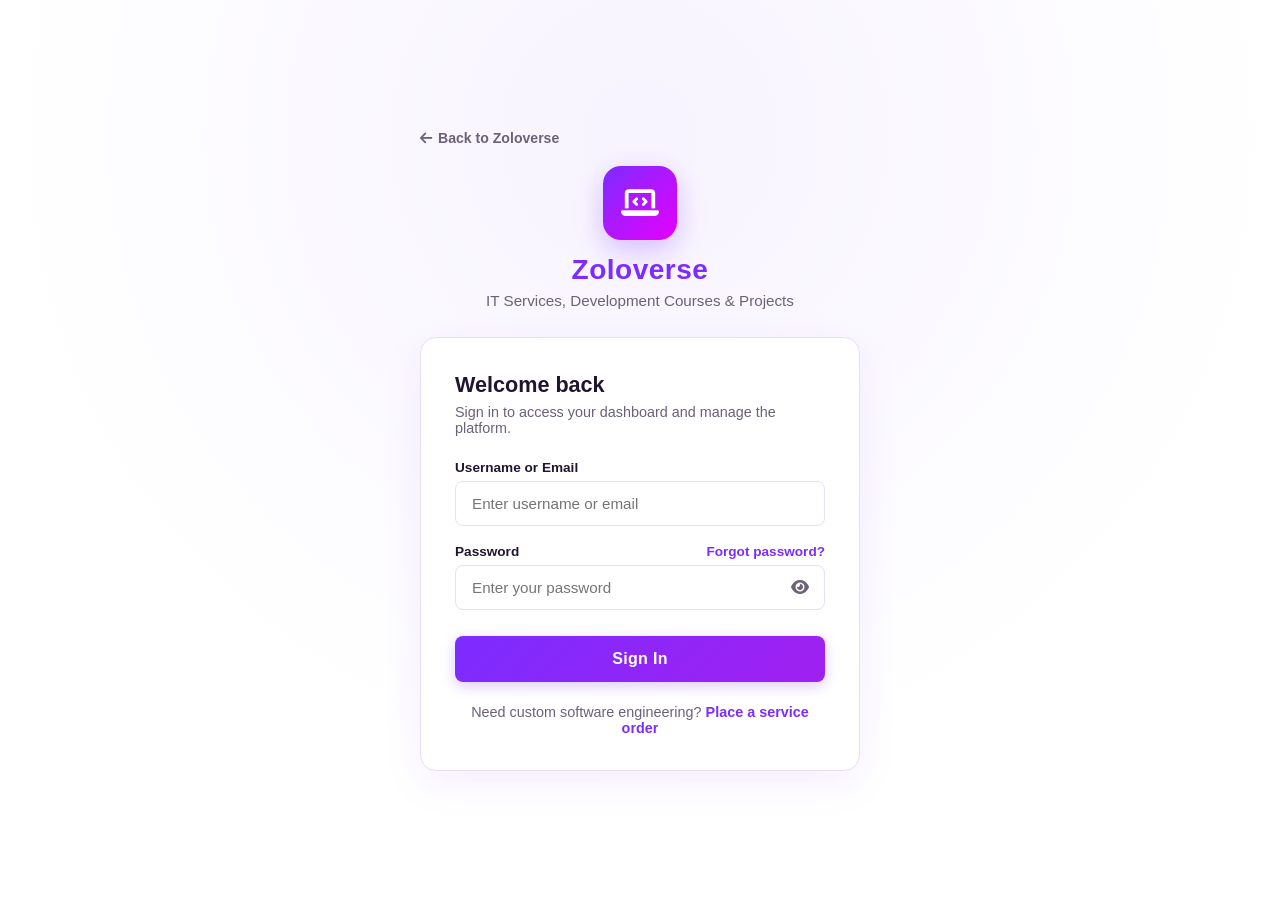
<file: admin.html>
<!doctype html>
<html lang="en">
  <head>
    <meta charset="UTF-8" />
    <meta name="viewport" content="width=device-width, initial-scale=1.0" />
    <meta http-equiv="Cache-Control" content="no-cache, no-store, must-revalidate" />
    <meta http-equiv="Pragma" content="no-cache" />
    <meta http-equiv="Expires" content="0" />
    <title>Admin Dashboard | Zoloverse IT Platform</title>
    <link rel="stylesheet" href="https://cdnjs.cloudflare.com/ajax/libs/font-awesome/6.4.0/css/all.min.css" />
    <script>
      (function() {
        try {
          if (sessionStorage.getItem('zoloverse_session_intro_completed')) {
            document.documentElement.classList.add('intro-done');
          }
        } catch (e) {}
      })();
    </script>
    <style>
      :root {
        /* Creative Digital Studio Palette */
        --primary-purple: #7C2CFF;
        --electric-violet: #8B2FFF;
        --neon-magenta: #E600FF;
        --bright-purple: #A020F0;
        --lavender-accent: #C9B6FF;
        --soft-lavender: #F7F3FF;
        --bg-main: #FFFFFF;
        --bg-secondary: #FCFAFF;
        --text-primary: #20152F;
        --secondary-text: #6B6178;
        --border-color: #E9DDFC;
        --hover-bg: #F0E7FF;

        /* Core System Tokens */
        --bg: #FCFAFF;
        --sidebar: #FFFFFF;
        --card: #FFFFFF;
        --text: #20152F;
        --muted: #6B6178;
        --accent: #7C2CFF;
        --accent-bright: #8B2FFF;
        --border: #E9DDFC;
        --border-gold: #C9B6FF;
        --success: #10B981;
        --danger: #EF4444;
        --warning: #F59E0B;
        --glass: rgba(124, 44, 255, 0.05);
        --radius: 12px;
        --transition: 0.2s cubic-bezier(0.2, 0.8, 0.2, 1);
        --shadow-card: 0 4px 20px rgba(124, 44, 255, 0.05);
      }

      * { margin: 0; padding: 0; box-sizing: border-box; font-family: -apple-system, BlinkMacSystemFont, "Segoe UI", Roboto, sans-serif; }
      body { background: var(--bg); color: var(--text); display: flex; min-height: 100vh; overflow-x: hidden; }

      /* --- Sidebar Navigation --- */
      .sidebar {
        width: 270px;
        background: var(--sidebar);
        border-right: 1px solid var(--border);
        padding: 24px 16px;
        position: fixed;
        height: 100vh;
        display: flex;
        flex-direction: column;
        z-index: 100;
        overflow-y: auto;
        box-shadow: 2px 0 12px rgba(124, 44, 255, 0.03);
      }

      .brand {
        display: flex;
        align-items: center;
        gap: 12px;
        padding: 0 10px 24px;
        border-bottom: 1px solid var(--border);
        margin-bottom: 18px;
        color: var(--text);
        text-decoration: none;
      }

      .brand-icon {
        width: 42px;
        height: 42px;
        border-radius: 10px;
        background: linear-gradient(135deg, var(--primary-purple), var(--neon-magenta));
        display: flex;
        align-items: center;
        justify-content: center;
        color: #fff;
        font-size: 1.2rem;
        box-shadow: 0 4px 14px rgba(124, 44, 255, 0.25);
      }

      .brand h2 { font-size: 1.15rem; font-weight: 800; color: var(--text); }
      .brand small { color: var(--muted); font-size: 0.75rem; display: block; font-weight: 600; }

      .menu { list-style: none; flex: 1; display: flex; flex-direction: column; gap: 6px; }
      .menu li a {
        display: flex;
        align-items: center;
        gap: 12px;
        padding: 12px 14px;
        color: var(--muted);
        text-decoration: none;
        border-radius: var(--radius);
        font-weight: 600;
        font-size: 0.9rem;
        cursor: pointer;
        transition: all 0.3s cubic-bezier(0.16, 1, 0.3, 1);
        position: relative;
      }

      .menu li a:hover {
        background: rgba(124, 44, 255, 0.08);
        color: var(--accent);
        transform: translateX(4px);
      }

      .menu li a.active {
        background: linear-gradient(135deg, rgba(124, 44, 255, 0.15) 0%, rgba(139, 47, 255, 0.06) 100%);
        color: var(--accent);
        border-left: 3.5px solid var(--accent);
        font-weight: 700;
        transform: translateX(4px);
        box-shadow: 0 4px 14px rgba(124, 44, 255, 0.08);
      }

      .menu li a .badge-count {
        margin-left: auto;
        background: var(--danger);
        color: #fff;
        font-size: 0.7rem;
        padding: 2px 7px;
        border-radius: 10px;
        font-weight: 700;
      }

      .sidebar-footer {
        padding-top: 14px;
        border-top: 1px solid var(--border);
        display: flex;
        flex-direction: column;
        gap: 6px;
      }

      .sidebar-footer a {
        color: var(--muted);
        text-decoration: none;
        font-size: 0.85rem;
        padding: 8px 10px;
        border-radius: 6px;
        display: flex;
        align-items: center;
        gap: 10px;
        font-weight: 600;
        transition: var(--transition);
      }

      .sidebar-footer a:hover { color: var(--accent); background: var(--hover-bg); }

      /* --- Main Area & Top Bar --- */
      .main {
        margin-left: 270px;
        flex: 1;
        padding: 30px 4%;
        min-width: 0;
        background: var(--bg);
      }

      .header-bar {
        display: flex;
        justify-content: space-between;
        align-items: center;
        margin-bottom: 26px;
        padding-bottom: 16px;
        border-bottom: 1px solid var(--border);
      }

      .header-bar h1 { font-size: 1.7rem; font-weight: 800; color: var(--text); }
      .status-pill {
        display: inline-flex;
        align-items: center;
        gap: 8px;
        padding: 7px 14px;
        border-radius: 20px;
        font-size: 0.85rem;
        font-weight: 600;
        background: #FFFFFF;
        border: 1px solid var(--border);
        color: var(--text);
      }
      .status-pill.up { color: #059669; border-color: rgba(16,185,129,0.3); background: rgba(16,185,129,0.08); }
      .status-pill .dot { width: 8px; height: 8px; border-radius: 50%; background: currentColor; }

      /* --- Panel Visibility & Smooth Transitions --- */
      .panel { display: none; }
      .panel.active {
        display: block;
        animation: panelSlideUp 0.36s cubic-bezier(0.16, 1, 0.3, 1) forwards;
      }

      @keyframes panelSlideUp {
        0% {
          opacity: 0;
          transform: translateY(14px) scale(0.995);
        }
        100% {
          opacity: 1;
          transform: translateY(0) scale(1);
        }
      }

      /* --- Cards & KPI Grid --- */
      .kpi-grid {
        display: grid;
        grid-template-columns: repeat(auto-fit, minmax(220px, 1fr));
        gap: 18px;
        margin-bottom: 28px;
      }

      .kpi-card {
        background: var(--card);
        border: 1px solid var(--border);
        border-radius: var(--radius);
        padding: 22px;
        display: flex;
        justify-content: space-between;
        align-items: center;
        box-shadow: var(--shadow-card);
        transition: var(--transition);
      }
      .kpi-card:hover {
        transform: translateY(-2px);
        border-color: var(--lavender-accent);
        box-shadow: 0 8px 25px rgba(124, 44, 255, 0.08);
      }

      .kpi-card h3 { font-size: 0.75rem; text-transform: uppercase; color: var(--muted); letter-spacing: 0.5px; margin-bottom: 6px; font-weight: 700; }
      .kpi-card p { font-size: 1.7rem; font-weight: 800; color: var(--text); }
      .kpi-icon {
        width: 46px;
        height: 46px;
        border-radius: 12px;
        background: var(--soft-lavender);
        border: 1px solid var(--border);
        display: flex;
        align-items: center;
        justify-content: center;
        color: var(--accent);
        font-size: 1.3rem;
      }

      .card {
        background: var(--card);
        border: 1px solid var(--border);
        border-radius: var(--radius);
        padding: 26px;
        margin-bottom: 24px;
        box-shadow: var(--shadow-card);
      }

      .card-header {
        display: flex;
        justify-content: space-between;
        align-items: center;
        margin-bottom: 20px;
      }

      .card-title {
        font-size: 1.15rem;
        font-weight: 700;
        display: flex;
        align-items: center;
        gap: 10px;
        color: var(--text);
      }

      /* --- Tables --- */
      .table-wrap { overflow-x: auto; }
      table { width: 100%; border-collapse: collapse; text-align: left; }
      th {
        padding: 12px 14px;
        color: var(--muted);
        font-size: 0.8rem;
        text-transform: uppercase;
        letter-spacing: 0.5px;
        border-bottom: 2px solid var(--border);
        background: var(--bg);
        font-weight: 700;
      }
      td {
        padding: 14px;
        border-bottom: 1px solid var(--border);
        font-size: 0.9rem;
        vertical-align: middle;
        color: var(--text);
      }
      tr:hover td { background: var(--soft-lavender); }

      .badge {
        padding: 4px 10px;
        border-radius: 12px;
        font-size: 0.75rem;
        font-weight: 700;
        text-transform: uppercase;
        display: inline-block;
      }

      .badge-success { background: rgba(16,185,129,0.1); color: #059669; border: 1px solid rgba(16,185,129,0.25); }
      .badge-warning { background: rgba(245,158,11,0.1); color: #D97706; border: 1px solid rgba(245,158,11,0.25); }
      .badge-danger { background: rgba(239,68,68,0.1); color: #DC2626; border: 1px solid rgba(239,68,68,0.25); }
      .badge-info { background: var(--soft-lavender); color: var(--accent); border: 1px solid var(--border); }

      /* --- Buttons --- */
      .btn {
        padding: 9px 18px;
        border-radius: 8px;
        font-weight: 600;
        font-size: 0.88rem;
        cursor: pointer;
        border: none;
        display: inline-flex;
        align-items: center;
        gap: 8px;
        transition: var(--transition);
        text-decoration: none;
      }

      .btn-primary {
        background: linear-gradient(135deg, var(--primary-purple), var(--bright-purple));
        color: #fff;
        box-shadow: 0 4px 14px rgba(124, 44, 255, 0.25);
      }
      .btn-primary:hover {
        background: linear-gradient(135deg, #6A1FE6, #8F15DA);
        transform: translateY(-1px);
        box-shadow: 0 6px 20px rgba(124, 44, 255, 0.35);
      }

      .btn-secondary {
        background: #FFFFFF;
        color: var(--primary-purple);
        border: 1.5px solid var(--border);
      }
      .btn-secondary:hover {
        background: var(--hover-bg);
        border-color: var(--primary-purple);
      }

      .btn-danger {
        background: rgba(239,68,68,0.1);
        color: #DC2626;
        border: 1px solid rgba(239,68,68,0.25);
      }
      .btn-danger:hover { background: #DC2626; color: #fff; }

      .btn-sm { padding: 6px 12px; font-size: 0.8rem; }

      /* --- Form Controls --- */
      .form-grid-2 { display: grid; grid-template-columns: 1fr 1fr; gap: 18px; }
      .form-group { display: flex; flex-direction: column; gap: 6px; margin-bottom: 16px; }
      .form-group.full { grid-column: 1 / -1; }
      .form-group label { font-size: 0.85rem; font-weight: 600; color: var(--text); }
      .form-control {
        padding: 11px 14px;
        background: #FFFFFF;
        border: 1.5px solid var(--border);
        border-radius: 8px;
        color: var(--text);
        font-size: 0.92rem;
        outline: none;
        width: 100%;
        transition: var(--transition);
      }
      .form-control:focus {
        border-color: var(--accent);
        box-shadow: 0 0 0 3px rgba(124, 44, 255, 0.15);
      }
      textarea.form-control { min-height: 100px; resize: vertical; }

      /* --- Sub-Tabs --- */
      .sub-tabs { display: flex; gap: 10px; margin-bottom: 22px; border-bottom: 1px solid var(--border); padding-bottom: 10px; }
      .sub-tab-btn {
        background: none;
        border: none;
        color: var(--muted);
        font-weight: 600;
        font-size: 0.92rem;
        padding: 8px 16px;
        border-radius: 6px;
        cursor: pointer;
        display: inline-flex;
        align-items: center;
        gap: 8px;
        transition: var(--transition);
      }
      .sub-tab-btn:hover { color: var(--accent); background: var(--hover-bg); }
      .sub-tab-btn.active { color: var(--accent); background: var(--soft-lavender); border-bottom: 2px solid var(--accent); font-weight: 700; }

      /* --- Search & Filters Bar --- */
      .filter-bar {
        display: flex;
        gap: 12px;
        margin-bottom: 18px;
        flex-wrap: wrap;
      }
      .filter-bar input { flex: 1; min-width: 200px; }
      .filter-bar select { min-width: 160px; }

      /* --- Modals --- */
      .modal-backdrop {
        position: fixed;
        inset: 0;
        background: rgba(32, 21, 47, 0.55);
        backdrop-filter: blur(6px);
        z-index: 1000;
        display: none;
        align-items: center;
        justify-content: center;
        padding: 20px;
      }
      .modal-backdrop.open { display: flex; }
      .modal-dialog {
        background: #FFFFFF;
        border: 1px solid var(--border);
        border-radius: 16px;
        width: 100%;
        max-width: 760px;
        max-height: 90vh;
        overflow-y: auto;
        position: relative;
        padding: 30px;
        box-shadow: 0 20px 60px rgba(124, 44, 255, 0.15);
        color: var(--text);
      }
      .modal-close {
        position: absolute;
        top: 18px;
        right: 18px;
        background: none;
        border: none;
        color: var(--muted);
        font-size: 1.3rem;
        cursor: pointer;
      }
      .modal-close:hover { color: var(--accent); }

      /* --- Media Library Grid --- */
      .media-grid {
        display: grid;
        grid-template-columns: repeat(auto-fill, minmax(180px, 1fr));
        gap: 16px;
      }
      .media-item {
        background: #FFFFFF;
        border: 1px solid var(--border);
        border-radius: 10px;
        overflow: hidden;
        display: flex;
        flex-direction: column;
        box-shadow: 0 2px 8px rgba(124, 44, 255, 0.04);
        transition: var(--transition);
      }
      .media-item:hover {
        border-color: var(--lavender-accent);
        transform: translateY(-2px);
        box-shadow: 0 8px 20px rgba(124, 44, 255, 0.08);
      }
      .media-item img {
        width: 100%;
        height: 120px;
        object-fit: cover;
      }
      .media-item-body {
        padding: 10px;
        font-size: 0.78rem;
        color: var(--muted);
        display: flex;
        flex-direction: column;
        gap: 6px;
      }
      .media-item-name {
        font-weight: 600;
        color: var(--text);
        white-space: nowrap;
        overflow: hidden;
        text-overflow: ellipsis;
      }

      /* --- Toast Alerts --- */
      .toast {
        position: fixed;
        bottom: 24px;
        right: 24px;
        padding: 14px 22px;
        background: #FFFFFF;
        border: 1px solid var(--border);
        border-radius: 10px;
        color: var(--text);
        z-index: 9999;
        box-shadow: 0 12px 36px rgba(124, 44, 255, 0.15);
        display: none;
        align-items: center;
        gap: 10px;
        font-weight: 600;
        animation: toastIn 0.25s ease;
      }
      @keyframes toastIn { from { opacity: 0; transform: translateY(10px); } to { opacity: 1; transform: none; } }
      .toast.success { border-color: var(--success); color: #059669; }
      .toast.error { border-color: var(--danger); color: #DC2626; }

      /* --- Image Picker & Uploader Component --- */
      .image-picker-group {
        background: var(--soft-lavender);
        border: 1px solid var(--border);
        border-radius: var(--radius);
        padding: 16px;
        margin-bottom: 16px;
      }
      .image-picker-header {
        display: flex;
        justify-content: space-between;
        align-items: center;
        margin-bottom: 10px;
        flex-wrap: wrap;
        gap: 8px;
      }
      .image-picker-header label {
        margin: 0;
        font-weight: 700;
        color: var(--text);
        font-size: 0.88rem;
      }
      .image-mode-toggle {
        display: inline-flex;
        background: #FFFFFF;
        border: 1px solid var(--border);
        border-radius: 6px;
        padding: 2px;
        gap: 2px;
      }
      .image-mode-toggle .mode-btn {
        background: transparent;
        border: none;
        color: var(--muted);
        font-size: 0.78rem;
        font-weight: 600;
        padding: 5px 11px;
        border-radius: 4px;
        cursor: pointer;
        display: inline-flex;
        align-items: center;
        gap: 6px;
        transition: var(--transition);
      }
      .image-mode-toggle .mode-btn:hover {
        color: var(--text);
      }
      .image-mode-toggle .mode-btn.active {
        background: var(--accent);
        color: #fff;
      }
      .local-upload-dropzone {
        display: flex;
        align-items: center;
        gap: 12px;
        padding: 12px 14px;
        background: #FFFFFF;
        border: 1.5px dashed var(--accent);
        border-radius: 8px;
        flex-wrap: wrap;
      }
      .image-preview-card {
        margin-top: 10px;
        display: flex;
        align-items: center;
        gap: 14px;
        padding: 10px 14px;
        background: #FFFFFF;
        border: 1px solid var(--border);
        border-radius: 8px;
      }
      .image-preview-card img {
        width: 70px;
        height: 50px;
        object-fit: cover;
        border-radius: 6px;
        border: 1px solid var(--border);
        background: var(--soft-lavender);
      }
      .image-preview-card .preview-info {
        flex: 1;
        min-width: 0;
        font-size: 0.82rem;
        color: var(--muted);
      }
      .image-preview-card .preview-path {
        display: block;
        font-family: monospace;
        color: var(--text);
        overflow: hidden;
        text-overflow: ellipsis;
        white-space: nowrap;
      }
      .media-picker-item {
        background: #FFFFFF;
        border: 1px solid var(--border);
        border-radius: 8px;
        padding: 8px;
        cursor: pointer;
        display: flex;
        flex-direction: column;
        align-items: center;
        gap: 6px;
        transition: var(--transition);
      }
      .media-picker-item:hover {
        border-color: var(--accent);
        transform: translateY(-2px);
        background: var(--soft-lavender);
      }
      .media-picker-item img {
        width: 100%;
        height: 75px;
        object-fit: cover;
        border-radius: 6px;
      }
      .media-picker-name {
        font-size: 0.72rem;
        color: var(--muted);
        white-space: nowrap;
        overflow: hidden;
        text-overflow: ellipsis;
        max-width: 100%;
        text-align: center;
      }

      @media (max-width: 900px) {
        .sidebar { width: 70px; padding: 16px 8px; }
        .sidebar .brand h2, .sidebar .brand small, .menu li a span, .sidebar-footer a span { display: none; }
        .main { margin-left: 70px; }
        .form-grid-2 { grid-template-columns: 1fr; }
      }
    </style>
  </head>
  <body>
    <!-- SIDEBAR (Proposed 10 navigation options) -->
    <nav class="sidebar">
      <a class="brand" href="index.html">
        <img src="Logo.jpeg" alt="Zoloverse" id="adminSidebarLogo" style="height:36px; width:auto; max-width:130px; object-fit:contain; border-radius:6px;" />
        <div><h2 id="adminSidebarTitle">Zoloverse</h2><small>Admin Panel</small></div>
      </a>

      <ul class="menu">
        <li><a id="nav-dashboard" class="active" onclick="switchPanel('dashboard')"><i class="fas fa-chart-line"></i><span>Dashboard</span></a></li>
        <li><a id="nav-home" onclick="switchPanel('home')"><i class="fas fa-home"></i><span>Home Management</span></a></li>
        <li><a id="nav-services-courses" onclick="switchPanel('services-courses')"><i class="fas fa-laptop-code"></i><span>Services Management</span></a></li>
        <li><a id="nav-projects" onclick="switchPanel('projects')"><i class="fas fa-layer-group"></i><span>Project Management</span></a></li>
        <li><a id="nav-about" onclick="switchPanel('about')"><i class="fas fa-info-circle"></i><span>About Us Management</span></a></li>
        <li><a id="nav-contact" onclick="switchPanel('contact')"><i class="fas fa-envelope"></i><span>Contact Management</span><span class="badge-count" id="badgeContactCount" style="display:none">0</span></a></li>
        <li><a id="nav-registrations" onclick="switchPanel('registrations')"><i class="fas fa-clipboard-list"></i><span>Service Order Requests</span><span class="badge-count" id="badgeRegCount" style="display:none">0</span></a></li>
        <li><a id="nav-media" onclick="switchPanel('media')"><i class="fas fa-images"></i><span>Media Library</span></a></li>
        <li><a id="nav-settings" onclick="switchPanel('settings')"><i class="fas fa-user-cog"></i><span>Admin Settings</span></a></li>
      </ul>

      <div class="sidebar-footer">
        <a href="index.html" target="_blank"><i class="fas fa-external-link-alt"></i><span>View Public Site</span></a>
        <a onclick="executeLogout()" style="color:var(--danger); cursor:pointer;"><i class="fas fa-sign-out-alt"></i><span>Logout</span></a>
      </div>
    </nav>

    <!-- MAIN DASHBOARD CONTENT -->
    <main class="main">
      <header class="header-bar">
        <h1 id="pageTitle">Dashboard</h1>
        <div id="systemStatus" class="status-pill up"><span class="dot"></span> System Live</div>
      </header>

      <!-- 1. DASHBOARD PANEL -->
      <section id="panel-dashboard" class="panel active">
        <div class="kpi-grid">
          <div class="kpi-card"><div><h3>Published Services</h3><p id="kpiServices">0</p></div><div class="kpi-icon"><i class="fas fa-laptop-code"></i></div></div>
          <div class="kpi-card"><div><h3>Live Projects</h3><p id="kpiProjects">0</p></div><div class="kpi-icon"><i class="fas fa-layer-group"></i></div></div>
          <div class="kpi-card"><div><h3>Service Order Enquiries</h3><p id="kpiServiceEnquiries">0</p></div><div class="kpi-icon"><i class="fas fa-clipboard-list"></i></div></div>
          <div class="kpi-card"><div><h3>New Messages</h3><p id="kpiNewMessages">0</p></div><div class="kpi-icon"><i class="fas fa-comment-dots"></i></div></div>
        </div>

        <!-- Quick Actions -->
        <div class="card" style="margin-bottom: 24px;">
          <h3 class="card-title" style="margin-bottom: 14px;"><i class="fas fa-bolt" style="color:var(--accent);"></i> Quick Actions</h3>
          <div style="display:flex; gap:12px; flex-wrap:wrap;">
            <button class="btn btn-primary" onclick="openAddServiceModal()"><i class="fas fa-plus"></i> Add Service</button>
            <button class="btn btn-primary" onclick="openAddProjectModal()"><i class="fas fa-plus"></i> Add Project</button>
            <button class="btn btn-secondary" onclick="switchPanel('home')"><i class="fas fa-edit"></i> Edit Home Page</button>
            <button class="btn btn-secondary" onclick="switchPanel('registrations')"><i class="fas fa-clipboard-list"></i> View Service Orders</button>
            <button class="btn btn-secondary" onclick="switchPanel('contact')"><i class="fas fa-envelope-open-text"></i> View Messages</button>
          </div>
        </div>

        <!-- Recent Service Enquiries Table -->
        <div class="card">
          <div class="card-header">
            <h3 class="card-title"><i class="fas fa-clipboard-check" style="color:var(--accent);"></i> Recent Service Order Requests</h3>
            <button class="btn btn-secondary btn-sm" onclick="switchPanel('registrations')">View All</button>
          </div>
          <div class="table-wrap">
            <table>
              <thead><tr><th>Ref</th><th>Applicant</th><th>Service</th><th>Email</th><th>Date</th><th>Status</th></tr></thead>
              <tbody id="dashRecentServicesBody"><tr><td colspan="6" style="text-align:center; color:var(--muted);">Loading enquiries...</td></tr></tbody>
            </table>
          </div>
        </div>

        <!-- Recent Contact Messages Table -->
        <div class="card">
          <div class="card-header">
            <h3 class="card-title"><i class="fas fa-envelope" style="color:var(--warning);"></i> Recent Contact Messages</h3>
            <button class="btn btn-secondary btn-sm" onclick="switchPanel('contact')">View All</button>
          </div>
          <div class="table-wrap">
            <table>
              <thead><tr><th>Sender</th><th>Email</th><th>Subject</th><th>Date</th><th>Status</th></tr></thead>
              <tbody id="dashRecentContactBody"><tr><td colspan="5" style="text-align:center; color:var(--muted);">Loading messages...</td></tr></tbody>
            </table>
          </div>
        </div>
      </section>

      <!-- 2. HOME MANAGEMENT PANEL -->
      <section id="panel-home" class="panel">
        <div class="card">
          <div class="card-header">
            <h3 class="card-title"><i class="fas fa-home"></i> Home Page Content Configuration</h3>
            <button class="btn btn-primary" onclick="saveHomeContent()"><i class="fas fa-save"></i> Save Changes</button>
          </div>

          <div class="form-grid-2">
            <div class="form-group full">
              <label>Hero Main Heading</label>
              <input type="text" id="cfgHeroHeading" class="form-control" />
            </div>
            <div class="form-group full">
              <label>Hero Supporting Description</label>
              <textarea id="cfgHeroDesc" class="form-control"></textarea>
            </div>
            <div class="form-group full image-picker-group">
              <div class="image-picker-header">
                <label>Hero Banner Image</label>
                <div class="image-mode-toggle">
                  <button type="button" class="mode-btn active" onclick="switchImageMode(this, 'url')"><i class="fas fa-link"></i> URL</button>
                  <button type="button" class="mode-btn" onclick="switchImageMode(this, 'local')"><i class="fas fa-folder-open"></i> From Device</button>
                  <button type="button" class="mode-btn" onclick="openMediaPickerFor('cfgHeroImg', 'cfgHeroImgPreview')"><i class="fas fa-images"></i> Media Library</button>
                </div>
              </div>
              <div class="image-mode-panel mode-url">
                <input type="text" id="cfgHeroImg" class="form-control" placeholder="https://images.unsplash.com/... or uploads/..." oninput="updateImagePreview('cfgHeroImg', 'cfgHeroImgPreview')" />
              </div>
              <div class="image-mode-panel mode-local" style="display:none;">
                <div class="local-upload-dropzone">
                  <input type="file" id="cfgHeroImgFile" accept="image/png,image/jpeg,image/webp,image/gif" style="display:none;" onchange="handleLocalFileUpload(this, 'cfgHeroImg', 'cfgHeroImgPreview', 'cfgHeroImgFileName')" />
                  <button type="button" class="btn btn-secondary btn-sm" onclick="document.getElementById('cfgHeroImgFile').click()">
                    <i class="fas fa-cloud-upload-alt"></i> Choose Image from Device...
                  </button>
                  <span class="upload-filename" id="cfgHeroImgFileName" style="color:var(--muted); font-size:0.84rem;">No file chosen</span>
                </div>
              </div>
              <div class="image-preview-card" id="cfgHeroImgPreview" style="display:none;">
                <img src="" alt="Preview" />
                <div class="preview-info">
                  <span class="preview-path"></span>
                </div>
                <button type="button" class="btn btn-danger btn-sm" onclick="clearImagePicker('cfgHeroImg', 'cfgHeroImgPreview', 'cfgHeroImgFileName')">
                  <i class="fas fa-times"></i> Remove
                </button>
              </div>
            </div>
            <div class="form-group full">
              <label>About Introduction (Homepage summary)</label>
              <textarea id="cfgAboutIntro" class="form-control"></textarea>
            </div>
            <div class="form-group">
              <label>Homepage CTA Heading</label>
              <input type="text" id="cfgCtaHeading" class="form-control" />
            </div>
            <div class="form-group">
              <label>Homepage CTA Subheading</label>
              <input type="text" id="cfgCtaSubheading" class="form-control" />
            </div>
          </div>
        </div>
      </section>

      <!-- 3. SERVICES MANAGEMENT PANEL -->
      <section id="panel-services-courses" class="panel">
        <div class="card">
          <div class="card-header">
            <h3 class="card-title"><i class="fas fa-laptop-code" style="color:var(--accent); margin-right:8px;"></i> Professional IT Services</h3>
            <button class="btn btn-primary" onclick="openAddServiceModal()"><i class="fas fa-plus"></i> Add Service</button>
          </div>
          <div class="table-wrap">
            <table>
              <thead><tr><th>Title</th><th>Slug</th><th>Technologies</th><th>Featured</th><th>Status</th><th>Actions</th></tr></thead>
              <tbody id="adminServicesTableBody"></tbody>
            </table>
          </div>
        </div>
      </section>

      <!-- 4. PROJECT MANAGEMENT PANEL -->
      <section id="panel-projects" class="panel">
        <div class="card">
          <div class="card-header">
            <h3 class="card-title">Projects Showcase Management</h3>
            <button class="btn btn-primary" onclick="openAddProjectModal()"><i class="fas fa-plus"></i> Add New Project</button>
          </div>
          <div class="filter-bar">
            <input type="text" id="projectSearchInput" class="form-control" placeholder="Search projects by title, category, or technology..." oninput="filterAdminProjects()" />
          </div>
          <div class="table-wrap">
            <table>
              <thead><tr><th>Thumbnail</th><th>Title</th><th>Category</th><th>Live URL</th><th>Project Status</th><th>Publication</th><th>Actions</th></tr></thead>
              <tbody id="adminProjectsTableBody"></tbody>
            </table>
          </div>
        </div>
      </section>

      <!-- 5. ABOUT US MANAGEMENT PANEL -->
      <section id="panel-about" class="panel">
        <!-- Card 1: Primary Statements -->
        <div class="card" style="margin-bottom: 24px;">
          <div class="card-header">
            <h3 class="card-title"><i class="fas fa-info-circle"></i> About Page Primary Content</h3>
            <button class="btn btn-primary" onclick="saveAboutContent()"><i class="fas fa-save"></i> Save All Changes</button>
          </div>
          <div class="form-grid-2">
            <div class="form-group full">
              <label>Organization Introduction / Subtitle</label>
              <textarea id="cfgAboutOrgIntro" class="form-control" placeholder="A brief narrative summarizing Zoloverse's mission and background..."></textarea>
            </div>
            <div class="form-group">
              <label>Mission Statement</label>
              <textarea id="cfgAboutMission" class="form-control" placeholder="Our core engineering & educational mission..."></textarea>
            </div>
            <div class="form-group">
              <label>Vision Statement</label>
              <textarea id="cfgAboutVision" class="form-control" placeholder="Our future vision and technology benchmarks..."></textarea>
            </div>
          </div>
        </div>

        <!-- Card 2: Dynamic Extra Content & Visual Stories -->
        <div class="card">
          <div class="card-header" style="flex-wrap: wrap; gap: 12px;">
            <div>
              <h3 class="card-title"><i class="fas fa-layer-group" style="color:var(--accent);"></i> Extra Content Sections &amp; Stories</h3>
              <p style="color:var(--muted); font-size:0.85rem; margin-top:4px;">Add custom content blocks with images (local storage upload or URL), customizable layout alignments (Left, Right, Top Banner, No Image), and dynamic deletions.</p>
            </div>
            <div style="display:flex; gap:10px;">
              <button class="btn btn-secondary" type="button" onclick="addAboutExtraBlock()"><i class="fas fa-plus"></i> Add New Section</button>
              <button class="btn btn-primary" type="button" onclick="saveAboutContent()"><i class="fas fa-save"></i> Save All Changes</button>
            </div>
          </div>

          <div id="aboutExtraBlocksList" style="display:flex; flex-direction:column; gap:20px; margin-top:14px;">
            <!-- Dynamically populated by renderAboutExtraBlocks() -->
          </div>

          <div style="margin-top: 24px; padding-top: 18px; border-top: 1px solid var(--border); display: flex; justify-content: space-between; align-items: center; flex-wrap: wrap; gap: 12px;">
            <button class="btn btn-secondary" type="button" onclick="addAboutExtraBlock()"><i class="fas fa-plus"></i> Add Another Section</button>
            <button class="btn btn-primary" type="button" onclick="saveAboutContent()"><i class="fas fa-save"></i> Save All Changes</button>
          </div>
        </div>
      </section>

      <!-- 6. CONTACT MANAGEMENT PANEL -->
      <section id="panel-contact" class="panel">
        <!-- Card 1: Public Contact Information & Business Details Control -->
        <div class="card" style="margin-bottom: 24px;">
          <div class="card-header">
            <div>
              <h3 class="card-title"><i class="fas fa-address-book" style="color:var(--accent);"></i> Public Contact Details &amp; Business Info</h3>
              <p style="color:var(--muted); font-size:0.85rem; margin-top:4px;">Manage contact phone, email, office location, business hours, and notification routing displayed across the entire website.</p>
            </div>
            <button class="btn btn-primary" type="button" onclick="saveContactDetails()"><i class="fas fa-save"></i> Save Contact Details</button>
          </div>
          <form id="contactDetailsForm" onsubmit="saveContactDetails(event)">
            <div class="form-grid-2">
              <div class="form-group">
                <label><i class="fas fa-envelope"></i> Primary Public Email *</label>
                <input type="email" id="cfgContactEmail" class="form-control" placeholder="contact@zoloverse.com" required />
              </div>
              <div class="form-group">
                <label><i class="fas fa-bell"></i> Inquiries &amp; Order Notification Email</label>
                <input type="email" id="cfgNotifyEmail" class="form-control" placeholder="zoloverse26@gmail.com" />
              </div>
              <div class="form-group">
                <label><i class="fas fa-phone"></i> Primary Phone Number *</label>
                <input type="text" id="cfgContactPhone" class="form-control" placeholder="+91 98765 43210" required />
              </div>
              <div class="form-group">
                <label><i class="fab fa-whatsapp"></i> WhatsApp / Direct Line</label>
                <input type="text" id="cfgContactWhatsapp" class="form-control" placeholder="+91 98765 43210" />
              </div>
              <div class="form-group">
                <label><i class="fas fa-map-marker-alt"></i> Office Location / Physical Address *</label>
                <input type="text" id="cfgContactLocation" class="form-control" placeholder="Chennai, Tamil Nadu, India" required />
              </div>
              <div class="form-group">
                <label><i class="fas fa-clock"></i> Business Operating Hours</label>
                <input type="text" id="cfgContactHours" class="form-control" placeholder="Monday - Saturday: 9:00 AM - 7:00 PM" />
              </div>
              <div class="form-group">
                <label><i class="fab fa-linkedin"></i> LinkedIn Company URL</label>
                <input type="url" id="cfgContactLinkedin" class="form-control" placeholder="https://linkedin.com/company/zoloverse" />
              </div>
              <div class="form-group">
                <label><i class="fab fa-github"></i> GitHub Studio URL</label>
                <input type="url" id="cfgContactGithub" class="form-control" placeholder="https://github.com/zoloverse" />
              </div>
            </div>
            <div style="margin-top: 18px; display: flex; justify-content: flex-end;">
              <button type="submit" class="btn btn-primary"><i class="fas fa-save"></i> Save Contact Details</button>
            </div>
          </form>
        </div>

        <!-- Card 2: Contact Messages & Enquiries Table -->
        <div class="card">
          <div class="card-header">
            <h3 class="card-title"><i class="fas fa-envelope-open-text"></i> Contact Messages &amp; Enquiries</h3>
          </div>
          <div class="filter-bar">
            <input type="text" id="contactSearchInput" class="form-control" placeholder="Search by sender, email, subject..." oninput="loadContactMessages()" />
            <select id="contactStatusFilter" class="form-control" onchange="loadContactMessages()">
              <option value="All">All Statuses</option>
              <option value="New">New</option>
              <option value="In Progress">In Progress</option>
              <option value="Responded">Responded</option>
              <option value="Closed">Closed</option>
            </select>
          </div>
          <div class="table-wrap">
            <table>
              <thead><tr><th>Sender</th><th>Email</th><th>Subject</th><th>Date</th><th>Status</th><th>Actions</th></tr></thead>
              <tbody id="adminContactTableBody"></tbody>
            </table>
          </div>
        </div>
      </section>

      <!-- 7. SERVICE ORDER REQUESTS PANEL -->
      <section id="panel-registrations" class="panel">
        <div class="card">
          <div class="card-header">
            <h3 class="card-title"><i class="fas fa-clipboard-list" style="color:var(--accent); margin-right:8px;"></i> Service Order Requests</h3>
            <a href="api_registrations.php?type=service&export=csv" target="_blank" class="btn btn-secondary btn-sm">
              <i class="fas fa-file-csv"></i> Export CSV
            </a>
          </div>
          <div class="filter-bar">
            <input type="text" id="srvRegSearch" class="form-control" placeholder="Search by name, email, phone, reference..." oninput="loadServiceRegistrations()" />
            <select id="srvRegStatusFilter" class="form-control" onchange="loadServiceRegistrations()">
              <option value="All">All Statuses</option>
              <option value="Pending">Pending</option>
              <option value="In Progress">In Progress</option>
              <option value="Contacted">Contacted</option>
              <option value="Completed">Completed</option>
              <option value="Rejected">Rejected</option>
              <option value="Cancelled">Cancelled</option>
            </select>
          </div>
          <div class="table-wrap">
            <table>
              <thead><tr><th>Reference</th><th>Applicant</th><th>Requested Service</th><th>Email</th><th>Phone</th><th>Date</th><th>Status</th><th>Actions</th></tr></thead>
              <tbody id="adminServiceRegTableBody"></tbody>
            </table>
          </div>
        </div>
      </section>

      <!-- 8. MEDIA LIBRARY PANEL -->
      <section id="panel-media" class="panel">
        <div class="card">
          <div class="card-header">
            <h3 class="card-title"><i class="fas fa-upload"></i> Upload Media Asset</h3>
          </div>
          <form id="mediaUploadForm" onsubmit="uploadMediaFile(event)" style="display:flex; gap:14px; align-items:center; flex-wrap:wrap;">
            <input type="file" id="mediaFileInput" accept="image/jpeg,image/png,image/webp,image/gif" required class="form-control" style="max-width:360px;" />
            <button type="submit" id="mediaUploadBtn" class="btn btn-primary"><i class="fas fa-cloud-upload-alt"></i> Upload File</button>
            <span style="font-size:0.82rem; color:var(--muted);">Permitted formats: JPG, PNG, WEBP, GIF (Max 5MB). Script execution strictly blocked.</span>
          </form>
        </div>

        <div class="card">
          <div class="card-header">
            <h3 class="card-title"><i class="fas fa-images"></i> Stored Media Library</h3>
            <button class="btn btn-secondary btn-sm" onclick="loadMediaFiles()"><i class="fas fa-sync-alt"></i> Refresh</button>
          </div>
          <div class="media-grid" id="adminMediaGrid"></div>
        </div>
      </section>

      <!-- 9. ADMIN SETTINGS PANEL -->
      <section id="panel-settings" class="panel">
        <!-- Website Branding & Logo Settings -->
        <div class="card" style="margin-bottom: 24px;">
          <div class="card-header">
            <h3 class="card-title"><i class="fas fa-palette" style="color:var(--accent-bright);"></i> Website Branding &amp; Logo Settings</h3>
            <button class="btn btn-primary" onclick="saveSettingsBranding()"><i class="fas fa-save"></i> Save Branding</button>
          </div>
          <div class="form-grid-2">
            <div class="form-group">
              <label>Website Name / Title</label>
              <input type="text" id="cfgSiteName" class="form-control" placeholder="Zoloverse" />
            </div>
            <div class="form-group">
              <label>Website Tagline</label>
              <input type="text" id="cfgSiteTagline" class="form-control" placeholder="Crafting Digital Excellence &amp; Engineering Education" />
            </div>

            <!-- Logo Image Picker -->
            <div class="form-group full image-picker-group">
              <div class="image-picker-header">
                <label><i class="fas fa-image"></i> Website Logo (Navbar &amp; Footer)</label>
                <div class="image-mode-toggle">
                  <button type="button" class="mode-btn active" onclick="switchImageMode(this, 'url')"><i class="fas fa-link"></i> URL</button>
                  <button type="button" class="mode-btn" onclick="switchImageMode(this, 'local')"><i class="fas fa-folder-open"></i> From Device</button>
                  <button type="button" class="mode-btn" onclick="openMediaPickerFor('cfgLogoUrl', 'cfgLogoPreview')"><i class="fas fa-images"></i> Media Library</button>
                </div>
              </div>
              <div class="image-mode-panel mode-url">
                <input type="text" id="cfgLogoUrl" class="form-control" placeholder="Logo.jpeg or uploads/... or https://..." oninput="updateImagePreview('cfgLogoUrl', 'cfgLogoPreview')" />
              </div>
              <div class="image-mode-panel mode-local" style="display:none;">
                <div class="local-upload-dropzone">
                  <input type="file" id="cfgLogoFile" accept="image/png,image/jpeg,image/webp,image/gif,image/svg+xml" style="display:none;" onchange="handleLocalFileUpload(this, 'cfgLogoUrl', 'cfgLogoPreview', 'cfgLogoFileName')" />
                  <button type="button" class="btn btn-secondary btn-sm" onclick="document.getElementById('cfgLogoFile').click()">
                    <i class="fas fa-cloud-upload-alt"></i> Choose Logo from Device...
                  </button>
                  <span class="upload-filename" id="cfgLogoFileName" style="color:var(--muted); font-size:0.84rem;">No file chosen</span>
                </div>
              </div>
              <div class="image-preview-card" id="cfgLogoPreview" style="display:none;">
                <img src="" alt="Logo Preview" style="height:60px; width:auto; max-width:160px; object-fit:contain; background:rgba(0,0,0,0.4); padding:4px;" />
                <div class="preview-info">
                  <span class="preview-path"></span>
                </div>
                <button type="button" class="btn btn-danger btn-sm" onclick="clearImagePicker('cfgLogoUrl', 'cfgLogoPreview', 'cfgLogoFileName')">
                  <i class="fas fa-times"></i> Remove
                </button>
              </div>
            </div>
          </div>
        </div>

        <div class="card">
          <h3 class="card-title" style="margin-bottom: 20px;"><i class="fas fa-user-shield"></i> Administrator Profile</h3>
          <div style="background:var(--bg); border:1px solid var(--border); border-radius:8px; padding:18px 22px; max-width:560px; margin-bottom:28px;">
            <p><strong>Name:</strong> <span id="adminProfileName">Admin</span></p>
            <p style="margin-top:8px;"><strong>Email:</strong> <span id="adminProfileEmail">chiranjeevi@zoloverse.com</span></p>
            <p style="margin-top:8px;"><strong>Role:</strong> <span class="badge badge-info">System Administrator</span></p>
          </div>

          <h3 class="card-title" style="margin-bottom: 16px;"><i class="fas fa-key"></i> Change Admin Password</h3>
          <form id="changePasswordForm" onsubmit="submitChangePassword(event)" style="max-width:560px;">
            <div class="form-group">
              <label for="currentPassword">Current Password</label>
              <input type="password" id="currentPassword" class="form-control" required />
            </div>
            <div class="form-group">
              <label for="newPassword">New Password (Min 6 chars)</label>
              <input type="password" id="newPassword" class="form-control" required minlength="6" />
            </div>
            <div class="form-group">
              <label for="confirmPassword">Confirm New Password</label>
              <input type="password" id="confirmPassword" class="form-control" required minlength="6" />
            </div>
            <button type="submit" id="btnChangePassword" class="btn btn-primary" style="margin-top:8px;">
              <i class="fas fa-save"></i> Update Password
            </button>
          </form>
        </div>
      </section>
    </main>

    <!-- SERVICE ADD/EDIT MODAL -->
    <div class="modal-backdrop" id="modalService">
      <div class="modal-dialog">
        <button class="modal-close" onclick="closeAdminModal('modalService')">&times;</button>
        <h2 id="modalServiceTitle" style="margin-bottom: 20px; font-size:1.4rem;">Add New Service</h2>
        <form id="serviceForm" onsubmit="saveServiceForm(event)">
          <input type="hidden" id="serviceFormId" value="" />
          <div class="form-grid-2">
            <div class="form-group full">
              <label>Service Title *</label>
              <input type="text" id="svcTitle" class="form-control" required />
            </div>
            <div class="form-group">
              <label>Slug (URL Identifier)</label>
              <input type="text" id="svcSlug" class="form-control" placeholder="auto-generated-if-blank" />
            </div>
            <div class="form-group full image-picker-group">
              <div class="image-picker-header">
                <label>Cover Image *</label>
                <div class="image-mode-toggle">
                  <button type="button" class="mode-btn active" onclick="switchImageMode(this, 'url')"><i class="fas fa-link"></i> URL</button>
                  <button type="button" class="mode-btn" onclick="switchImageMode(this, 'local')"><i class="fas fa-folder-open"></i> From Device</button>
                  <button type="button" class="mode-btn" onclick="openMediaPickerFor('svcImage', 'svcImagePreview')"><i class="fas fa-images"></i> Media Library</button>
                </div>
              </div>
              <div class="image-mode-panel mode-url">
                <input type="text" id="svcImage" class="form-control" placeholder="https://images.unsplash.com/... or uploads/..." oninput="updateImagePreview('svcImage', 'svcImagePreview')" />
              </div>
              <div class="image-mode-panel mode-local" style="display:none;">
                <div class="local-upload-dropzone">
                  <input type="file" id="svcImageFile" accept="image/png,image/jpeg,image/webp,image/gif" style="display:none;" onchange="handleLocalFileUpload(this, 'svcImage', 'svcImagePreview', 'svcImageFileName')" />
                  <button type="button" class="btn btn-secondary btn-sm" onclick="document.getElementById('svcImageFile').click()">
                    <i class="fas fa-cloud-upload-alt"></i> Choose Image from Device...
                  </button>
                  <span class="upload-filename" id="svcImageFileName" style="color:var(--muted); font-size:0.84rem;">No file chosen</span>
                </div>
              </div>
              <div class="image-preview-card" id="svcImagePreview" style="display:none;">
                <img src="" alt="Preview" />
                <div class="preview-info">
                  <span class="preview-path"></span>
                </div>
                <button type="button" class="btn btn-danger btn-sm" onclick="clearImagePicker('svcImage', 'svcImagePreview', 'svcImageFileName')">
                  <i class="fas fa-times"></i> Remove
                </button>
              </div>
            </div>
            <div class="form-group full">
              <label>Short Description *</label>
              <textarea id="svcShortDesc" class="form-control" style="min-height:70px;" required></textarea>
            </div>
            <div class="form-group full">
              <label>Full Detailed Description *</label>
              <textarea id="svcFullDesc" class="form-control" style="min-height:120px;" required></textarea>
            </div>
            <div class="form-group full">
              <label>Technologies (Comma separated)</label>
              <input type="text" id="svcTech" class="form-control" placeholder="e.g. MERN, React, PHP, PostgreSQL" />
            </div>
            <div class="form-group">
              <label>Features (One per line)</label>
              <textarea id="svcFeatures" class="form-control" placeholder="Feature 1&#10;Feature 2"></textarea>
            </div>
            <div class="form-group">
              <label>Benefits (One per line)</label>
              <textarea id="svcBenefits" class="form-control" placeholder="Benefit 1&#10;Benefit 2"></textarea>
            </div>
            <div class="form-group">
              <label>Publication Status</label>
              <select id="svcStatus" class="form-control">
                <option value="Published">Published</option>
                <option value="Draft">Draft</option>
                <option value="Unpublished">Unpublished</option>
              </select>
            </div>
            <div class="form-group">
              <label>Display Order &bull; Featured</label>
              <div style="display:flex; gap:12px; align-items:center;">
                <input type="number" id="svcOrder" class="form-control" value="0" style="width:100px;" />
                <label style="display:flex; align-items:center; gap:8px; cursor:pointer; color:var(--text); margin:0;">
                  <input type="checkbox" id="svcFeatured" style="accent-color:var(--accent);" /> Featured on Home
                </label>
              </div>
            </div>
          </div>
          <div style="display:flex; gap:12px; margin-top:16px;">
            <button type="submit" class="btn btn-primary" style="flex:1; justify-content:center;">
              <i class="fas fa-save"></i> Save Service
            </button>
            <button type="button" class="btn btn-danger" id="btnDeleteCurrentService" style="display:none; justify-content:center;" onclick="deleteCurrentServiceFromModal()">
              <i class="fas fa-trash"></i> Delete Service
            </button>
          </div>
        </form>
      </div>
    </div>


    <!-- PROJECT ADD/EDIT MODAL -->
    <div class="modal-backdrop" id="modalProject">
      <div class="modal-dialog">
        <button class="modal-close" onclick="closeAdminModal('modalProject')">&times;</button>
        <h2 id="modalProjectTitle" style="margin-bottom: 20px; font-size:1.4rem;">Add Project</h2>
        <form id="projectForm" onsubmit="saveProjectForm(event)">
          <input type="hidden" id="projectFormId" value="" />
          <div class="form-grid-2">
            <div class="form-group full">
              <label>Project Title *</label>
              <input type="text" id="projTitle" class="form-control" required />
            </div>
            <div class="form-group">
              <label>Category</label>
              <input type="text" id="projCategory" class="form-control" placeholder="e.g. Web Application, Management System" />
            </div>
            <div class="form-group">
              <label>Project Status</label>
              <select id="projStatus" class="form-control">
                <option value="Completed">Completed</option>
                <option value="In Development">In Development</option>
                <option value="Maintenance">Maintenance</option>
              </select>
            </div>
            <div class="form-group full">
              <label>Project Link / Live Application URL</label>
              <input type="url" id="projUrl" class="form-control" placeholder="https://... (Leave blank if no live destination)" />
              <small style="color:var(--muted); font-size:0.8rem;">If entered, determines the public "View Project" button. If blank, button is safely hidden.</small>
            </div>
            <div class="form-group full image-picker-group">
              <div class="image-picker-header">
                <label>Main Project Cover Image *</label>
                <div class="image-mode-toggle">
                  <button type="button" class="mode-btn active" onclick="switchImageMode(this, 'url')"><i class="fas fa-link"></i> URL</button>
                  <button type="button" class="mode-btn" onclick="switchImageMode(this, 'local')"><i class="fas fa-folder-open"></i> From Device</button>
                  <button type="button" class="mode-btn" onclick="openMediaPickerFor('projMainImage', 'projMainImagePreview')"><i class="fas fa-images"></i> Media Library</button>
                </div>
              </div>
              <div class="image-mode-panel mode-url">
                <input type="text" id="projMainImage" class="form-control" required placeholder="https://images.unsplash.com/... or uploads/..." oninput="updateImagePreview('projMainImage', 'projMainImagePreview')" />
              </div>
              <div class="image-mode-panel mode-local" style="display:none;">
                <div class="local-upload-dropzone">
                  <input type="file" id="projMainImageFile" accept="image/png,image/jpeg,image/webp,image/gif" style="display:none;" onchange="handleLocalFileUpload(this, 'projMainImage', 'projMainImagePreview', 'projMainImageFileName')" />
                  <button type="button" class="btn btn-secondary btn-sm" onclick="document.getElementById('projMainImageFile').click()">
                    <i class="fas fa-cloud-upload-alt"></i> Choose Image from Device...
                  </button>
                  <span class="upload-filename" id="projMainImageFileName" style="color:var(--muted); font-size:0.84rem;">No file chosen</span>
                </div>
              </div>
              <div class="image-preview-card" id="projMainImagePreview" style="display:none;">
                <img src="" alt="Preview" />
                <div class="preview-info">
                  <span class="preview-path"></span>
                </div>
                <button type="button" class="btn btn-danger btn-sm" onclick="clearImagePicker('projMainImage', 'projMainImagePreview', 'projMainImageFileName')">
                  <i class="fas fa-times"></i> Remove
                </button>
              </div>
            </div>
            <div class="form-group full">
              <label>Technology Stack (Comma separated)</label>
              <input type="text" id="projTech" class="form-control" placeholder="React, PHP, PostgreSQL, Docker" />
            </div>
            <div class="form-group full">
              <label>Project Description *</label>
              <textarea id="projDesc" class="form-control" required></textarea>
            </div>
            <div class="form-group">
              <label>Publication Status</label>
              <select id="projPubStatus" class="form-control">
                <option value="Published">Published</option>
                <option value="Draft">Draft</option>
                <option value="Unpublished">Unpublished</option>
              </select>
            </div>
            <div class="form-group">
              <label>Display Order &bull; Featured</label>
              <div style="display:flex; gap:12px; align-items:center;">
                <input type="number" id="projOrder" class="form-control" value="0" style="width:100px;" />
                <label style="display:flex; align-items:center; gap:8px; cursor:pointer; color:var(--text); margin:0;">
                  <input type="checkbox" id="projFeatured" style="accent-color:var(--accent);" /> Featured on Home
                </label>
              </div>
            </div>
          </div>
          <div style="display:flex; gap:12px; margin-top:16px;">
            <button type="submit" class="btn btn-primary" style="flex:1; justify-content:center;">
              <i class="fas fa-save"></i> Save Project
            </button>
            <button type="button" class="btn btn-danger" id="btnDeleteCurrentProject" style="display:none; justify-content:center;" onclick="deleteCurrentProjectFromModal()">
              <i class="fas fa-trash"></i> Delete Project
            </button>
          </div>
        </form>
      </div>
    </div>

    <!-- REGISTRATION / SERVICE ORDER DETAIL MODAL -->
    <div class="modal-backdrop" id="modalRegDetail">
      <div class="modal-dialog">
        <button class="modal-close" onclick="closeAdminModal('modalRegDetail')">&times;</button>
        <span class="badge badge-info" id="regDetailBadge">Registration</span>
        <h2 id="regDetailTitle" style="font-size:1.4rem; margin:10px 0 16px;"></h2>
        <div id="regDetailContent" style="background:var(--bg); border:1px solid var(--border); border-radius:8px; padding:18px; margin-bottom:20px; font-size:0.92rem; line-height:1.7;"></div>

        <form id="regStatusForm" onsubmit="submitRegStatusUpdate(event)">
          <input type="hidden" id="regDetailId" value="" />
          <input type="hidden" id="regDetailType" value="" />
          <div class="form-group">
            <label>Update Status</label>
            <select id="regDetailStatusSelect" class="form-control"></select>
          </div>
          <div class="form-group" id="regDetailRejectionWrap" style="display:none;">
            <label>Rejection Reason</label>
            <input type="text" id="regDetailRejectionReason" class="form-control" placeholder="Provide a reason if rejecting..." />
          </div>
          <div class="form-group">
            <label>Internal Administrator Notes (Private)</label>
            <textarea id="regDetailAdminNotes" class="form-control" placeholder="Notes for internal record..."></textarea>
          </div>
          <div style="display:flex; gap:12px; margin-top:8px;">
            <button type="submit" class="btn btn-primary" style="flex:1; justify-content:center;">
              <i class="fas fa-save"></i> Update Record
            </button>
            <button type="button" class="btn btn-danger" onclick="deleteCurrentRegDetail()" style="justify-content:center;">
              <i class="fas fa-trash"></i> Delete
            </button>
          </div>
        </form>
      </div>
    </div>

    <!-- CONTACT MESSAGE DETAIL MODAL -->
    <div class="modal-backdrop" id="modalContactDetail">
      <div class="modal-dialog">
        <button class="modal-close" onclick="closeAdminModal('modalContactDetail')">&times;</button>
        <span class="badge badge-warning" id="contactDetailBadge">New</span>
        <h2 id="contactDetailSubject" style="font-size:1.4rem; margin:10px 0 16px;"></h2>
        <div id="contactDetailContent" style="background:var(--bg); border:1px solid var(--border); border-radius:8px; padding:18px; margin-bottom:20px; font-size:0.92rem; line-height:1.7;"></div>

        <form id="contactStatusForm" onsubmit="submitContactStatusUpdate(event)">
          <input type="hidden" id="contactDetailId" value="" />
          <div class="form-group">
            <label>Update Message Status</label>
            <select id="contactDetailStatusSelect" class="form-control">
              <option value="New">New</option>
              <option value="In Progress">In Progress</option>
              <option value="Responded">Responded</option>
              <option value="Closed">Closed</option>
            </select>
          </div>
          <div class="form-group">
            <label>Internal Administrator Notes (Private)</label>
            <textarea id="contactDetailAdminNotes" class="form-control" placeholder="Notes on follow-up or reply sent..."></textarea>
          </div>
          <div style="display:flex; gap:12px; margin-top:8px;">
            <button type="submit" class="btn btn-primary" style="flex:1; justify-content:center;">
              <i class="fas fa-save"></i> Save Status &amp; Notes
            </button>
            <button type="button" class="btn btn-danger" onclick="deleteCurrentContactDetail()" style="justify-content:center;">
              <i class="fas fa-trash"></i> Delete
            </button>
          </div>
        </form>
      </div>
    </div>

    <!-- MEDIA PICKER MODAL -->
    <div class="modal-backdrop" id="modalMediaPicker">
      <div class="modal-dialog" style="max-width:700px;">
        <button class="modal-close" onclick="closeAdminModal('modalMediaPicker')">&times;</button>
        <h2 style="font-size:1.3rem; margin-bottom:14px;"><i class="fas fa-images" style="color:var(--accent);"></i> Select from Media Library</h2>
        <div id="mediaPickerGrid" style="display:grid; grid-template-columns: repeat(auto-fill, minmax(130px, 1fr)); gap:12px; max-height:400px; overflow-y:auto; padding:4px;">
          <!-- Dynamically populated -->
        </div>
      </div>
    </div>

    <!-- GLOBAL CONFIRM DELETE MODAL -->
    <div class="modal-backdrop" id="modalConfirmDelete" style="z-index: 10000;">
      <div class="modal-dialog" style="max-width: 440px; text-align: center; padding: 28px 24px;">
        <button class="modal-close" onclick="closeConfirmDelete(false)">&times;</button>
        <div style="width: 64px; height: 64px; border-radius: 50%; background: rgba(239, 68, 68, 0.12); display: flex; align-items: center; justify-content: center; margin: 0 auto 16px; color: var(--danger); font-size: 1.8rem;">
          <i class="fas fa-trash-alt"></i>
        </div>
        <h3 id="confirmDeleteTitle" style="font-size: 1.25rem; font-weight: 700; color: var(--text); margin-bottom: 8px;">Confirm Permanent Deletion</h3>
        <p id="confirmDeleteMessage" style="color: var(--muted); font-size: 0.92rem; line-height: 1.5; margin-bottom: 24px;">Are you sure you want to permanently delete this item? This action cannot be undone.</p>
        <div style="display: flex; gap: 12px; justify-content: center;">
          <button type="button" class="btn btn-secondary" onclick="closeConfirmDelete(false)" style="flex: 1; justify-content: center; padding: 10px;">
            Cancel
          </button>
          <button type="button" class="btn btn-danger" id="confirmDeleteConfirmBtn" onclick="closeConfirmDelete(true)" style="flex: 1; justify-content: center; padding: 10px;">
            <i class="fas fa-trash"></i> Delete Permanently
          </button>
        </div>
      </div>
    </div>

    <!-- TOAST NOTIFICATION -->
    <div id="adminToast" class="toast"></div>

    <script src="auth.js"></script>
    <script>
      let adminServices = [];
      let adminProjects = [];
      let adminContactMsgs = [];
      let adminServiceRegs = [];
      let homeContentObj = {};
      let aboutContentObj = {};
      let settingsObj = {};

      // --- Confirmation Modal Promise Handler ---
      let confirmDeleteResolve = null;

      function promptConfirmDelete(title, message) {
        return new Promise((resolve) => {
          confirmDeleteResolve = resolve;
          const titleEl = document.getElementById('confirmDeleteTitle');
          const msgEl = document.getElementById('confirmDeleteMessage');
          if (titleEl) titleEl.textContent = title || 'Confirm Permanent Deletion';
          if (msgEl) msgEl.textContent = message || 'Are you sure you want to permanently delete this item? This action cannot be undone.';
          openAdminModal('modalConfirmDelete');
        });
      }

      function closeConfirmDelete(confirmed) {
        closeAdminModal('modalConfirmDelete');
        if (confirmDeleteResolve) {
          const fn = confirmDeleteResolve;
          confirmDeleteResolve = null;
          fn(confirmed);
        }
      }

      // --- Panel Switcher ---
      function switchPanel(panelId) {
        document.querySelectorAll('.sidebar .menu li a').forEach(a => a.classList.remove('active'));
        const navItem = document.getElementById(`nav-${panelId}`) || document.getElementById(`nav-${panelId.replace('-', '')}`);
        if (navItem) navItem.classList.add('active');

        document.querySelectorAll('.panel').forEach(p => p.classList.remove('active'));
        const target = document.getElementById(`panel-${panelId}`);
        if (target) target.classList.add('active');

        const titleMap = {
          dashboard: 'Dashboard Overview',
          home: 'Home Page Management',
          'services-courses': 'Services Management',
          services: 'Services Management',
          projects: 'Projects Showcase Management',
          about: 'About Us Management',
          contact: 'Contact Enquiries & Info Management',
          registrations: 'Service Order Requests',
          media: 'Media Asset Library',
          settings: 'Administrator Settings'
        };
        document.getElementById('pageTitle').textContent = titleMap[panelId] || 'Admin Panel';

        // Trigger loaders for the active panel
        if (panelId === 'dashboard') loadDashboard();
        if (panelId === 'home') loadHomeConfig();
        if (panelId === 'services-courses' || panelId === 'services') loadAdminServices();
        if (panelId === 'projects') loadAdminProjects();
        if (panelId === 'about') loadAboutConfig();
        if (panelId === 'contact') { loadSettingsConfig(); loadContactMessages(); }
        if (panelId === 'registrations') loadServiceRegistrations();
        if (panelId === 'media') loadMediaFiles();
        if (panelId === 'settings') { loadAdminProfile(); loadSettingsConfig(); }
      }

      // --- Toast Notification ---
      function showToast(msg, isError = false) {
        const toast = document.getElementById('adminToast');
        toast.className = 'toast ' + (isError ? 'error' : 'success');
        toast.innerHTML = `<i class="fas ${isError ? 'fa-exclamation-circle' : 'fa-check-circle'}"></i> ${escapeHtml(msg)}`;
        toast.style.display = 'flex';
        setTimeout(() => { toast.style.display = 'none'; }, 3500);
      }

      // --- 1. Dashboard Metrics ---
      async function loadDashboard() {
        try {
          const res = await fetch('api_dashboard.php', { headers: getAuthHeaders() });
          const data = await res.json();
          if (data.success) {
            const s = data.stats;
            document.getElementById('kpiServices').textContent = `${s.services_published} / ${s.services_total}`;
            document.getElementById('kpiProjects').textContent = `${s.projects_published} / ${s.projects_total}`;
            document.getElementById('kpiServiceEnquiries').textContent = `${s.service_enquiries_pending} Pending (${s.service_enquiries_total})`;
            document.getElementById('kpiNewMessages').textContent = s.contact_messages_new;

            // Badges on sidebar
            const msgBadge = document.getElementById('badgeContactCount');
            if (s.contact_messages_new > 0) {
              msgBadge.style.display = 'inline-block';
              msgBadge.textContent = s.contact_messages_new;
            } else {
              msgBadge.style.display = 'none';
            }

            const regBadge = document.getElementById('badgeRegCount');
            if (s.service_enquiries_pending > 0) {
              regBadge.style.display = 'inline-block';
              regBadge.textContent = s.service_enquiries_pending;
            } else {
              regBadge.style.display = 'none';
            }

            // Tables
            renderRecentServiceEnquiries(data.recent_service_enquiries || []);
            renderRecentContactMessages(data.recent_contact_messages || []);
          }
        } catch (e) {
          console.error('Failed to load dashboard:', e);
        }
      }

      function renderRecentServiceEnquiries(list) {
        const body = document.getElementById('dashRecentServicesBody');
        if (list.length === 0) {
          body.innerHTML = '<tr><td colspan="6" style="text-align:center; color:var(--muted);">No service enquiries received yet.</td></tr>';
          return;
        }
        body.innerHTML = list.map(r => `
          <tr>
            <td><code>${escapeHtml(r.registration_reference)}</code></td>
            <td><strong>${escapeHtml(r.full_name)}</strong></td>
            <td>${escapeHtml(r.service_title || 'N/A')}</td>
            <td>${escapeHtml(r.email)}</td>
            <td>${escapeHtml(r.created_at.split(' ')[0])}</td>
            <td>${renderStatusBadge(r.status)}</td>
          </tr>
        `).join('');
      }

      function renderRecentContactMessages(list) {
        const body = document.getElementById('dashRecentContactBody');
        if (list.length === 0) {
          body.innerHTML = '<tr><td colspan="5" style="text-align:center; color:var(--muted);">No contact messages.</td></tr>';
          return;
        }
        body.innerHTML = list.map(m => `
          <tr>
            <td><strong>${escapeHtml(m.name)}</strong></td>
            <td>${escapeHtml(m.email)}</td>
            <td>${escapeHtml(m.subject)}</td>
            <td>${escapeHtml(m.created_at.split(' ')[0])}</td>
            <td>${renderStatusBadge(m.status)}</td>
          </tr>
        `).join('');
      }

      // --- 2. Home Configuration ---
      async function loadHomeConfig() {
        try {
          const res = await fetch('api_content.php?section=home', { headers: getAuthHeaders() });
          const data = await res.json();
          if (data.success && data.content) {
            homeContentObj = data.content;
            document.getElementById('cfgHeroHeading').value = homeContentObj.hero_heading || '';
            document.getElementById('cfgHeroDesc').value = homeContentObj.hero_description || '';
            document.getElementById('cfgHeroImg').value = homeContentObj.hero_image || '';
            updateImagePreview('cfgHeroImg', 'cfgHeroImgPreview');
            document.getElementById('cfgAboutIntro').value = homeContentObj.about_intro || '';
            document.getElementById('cfgCtaHeading').value = homeContentObj.cta_heading || '';
            document.getElementById('cfgCtaSubheading').value = homeContentObj.cta_subheading || '';
          }
        } catch (e) {
          showToast('Failed to load home content config', true);
        }
      }

      async function saveHomeContent() {
        homeContentObj.hero_heading = document.getElementById('cfgHeroHeading').value.trim();
        homeContentObj.hero_description = document.getElementById('cfgHeroDesc').value.trim();
        homeContentObj.hero_image = document.getElementById('cfgHeroImg').value.trim();
        homeContentObj.about_intro = document.getElementById('cfgAboutIntro').value.trim();
        homeContentObj.cta_heading = document.getElementById('cfgCtaHeading').value.trim();
        homeContentObj.cta_subheading = document.getElementById('cfgCtaSubheading').value.trim();

        try {
          const res = await fetch('api_content.php', {
            method: 'PUT',
            headers: getAuthHeaders(),
            body: JSON.stringify({ section_key: 'home', content: homeContentObj })
          });
          const data = await res.json();
          if (data.success) {
            showToast('Home content saved successfully!');
          } else {
            showToast(data.message, true);
          }
        } catch {
          showToast('Error saving home content', true);
        }
      }

      // --- 3. Services Management ---
      async function loadAdminServices() {
        try {
          const res = await fetch('api_services.php', { headers: getAuthHeaders() });
          const data = await res.json();
          if (data.success) {
            adminServices = data.services;
            renderAdminServicesTable();
          }
        } catch {
          showToast('Failed to fetch services', true);
        }
      }

      function renderAdminServicesTable() {
        const body = document.getElementById('adminServicesTableBody');
        if (adminServices.length === 0) {
          body.innerHTML = '<tr><td colspan="6" style="text-align:center; color:var(--muted);">No services configured. Click Add Service to create one.</td></tr>';
          return;
        }
        body.innerHTML = adminServices.map(s => `
          <tr>
            <td><strong>${escapeHtml(s.title)}</strong></td>
            <td><code>${escapeHtml(s.slug)}</code></td>
            <td><small style="color:var(--muted);">${escapeHtml(s.technologies || 'None')}</small></td>
            <td>${Number(s.featured) === 1 ? '<span class="badge badge-success">Yes</span>' : '<span class="badge badge-info">No</span>'}</td>
            <td>${renderStatusBadge(s.publication_status)}</td>
            <td>
              <button class="btn btn-secondary btn-sm" onclick="openEditServiceModal(${s.id})"><i class="fas fa-edit"></i> Edit</button>
              <button class="btn btn-danger btn-sm" onclick="deleteService(${s.id})"><i class="fas fa-trash"></i></button>
            </td>
          </tr>
        `).join('');
      }

      function openAddServiceModal() {
        document.getElementById('serviceForm').reset();
        document.getElementById('serviceFormId').value = '';
        document.getElementById('modalServiceTitle').textContent = 'Add New Service';
        const delBtn = document.getElementById('btnDeleteCurrentService');
        if (delBtn) delBtn.style.display = 'none';
        clearImagePicker('svcImage', 'svcImagePreview', 'svcImageFileName');
        openAdminModal('modalService');
      }

      function openEditServiceModal(id) {
        const s = adminServices.find(x => x.id == id);
        if (!s) return;
        document.getElementById('serviceFormId').value = s.id;
        document.getElementById('modalServiceTitle').textContent = 'Edit Service';
        const delBtn = document.getElementById('btnDeleteCurrentService');
        if (delBtn) delBtn.style.display = 'inline-flex';
        document.getElementById('svcTitle').value = s.title;
        document.getElementById('svcSlug').value = s.slug;
        document.getElementById('svcImage').value = s.image_path || '';
        updateImagePreview('svcImage', 'svcImagePreview');
        document.getElementById('svcShortDesc').value = s.short_description;
        document.getElementById('svcFullDesc').value = s.full_description;
        document.getElementById('svcTech').value = s.technologies || '';
        document.getElementById('svcFeatures').value = s.features || '';
        document.getElementById('svcBenefits').value = s.benefits || '';
        document.getElementById('svcStatus').value = s.publication_status;
        document.getElementById('svcOrder').value = s.display_order;
        document.getElementById('svcFeatured').checked = Number(s.featured) === 1;
        openAdminModal('modalService');
      }

      async function saveServiceForm(e) {
        e.preventDefault();
        const id = document.getElementById('serviceFormId').value;
        const payload = {
          id: id ? Number(id) : undefined,
          title: document.getElementById('svcTitle').value.trim(),
          slug: document.getElementById('svcSlug').value.trim(),
          image_path: document.getElementById('svcImage').value.trim(),
          short_description: document.getElementById('svcShortDesc').value.trim(),
          full_description: document.getElementById('svcFullDesc').value.trim(),
          technologies: document.getElementById('svcTech').value.trim(),
          features: document.getElementById('svcFeatures').value.trim(),
          benefits: document.getElementById('svcBenefits').value.trim(),
          publication_status: document.getElementById('svcStatus').value,
          display_order: Number(document.getElementById('svcOrder').value) || 0,
          featured: document.getElementById('svcFeatured').checked ? 1 : 0
        };

        try {
          const res = await fetch('api_services.php', {
            method: id ? 'PUT' : 'POST',
            headers: getAuthHeaders(),
            body: JSON.stringify(payload)
          });
          const data = await res.json();
          if (data.success) {
            showToast(data.message || 'Service saved!');
            closeAdminModal('modalService');
            loadAdminServices();
            loadDashboard();
          } else {
            showToast(data.message, true);
          }
        } catch {
          showToast('Failed to save service', true);
        }
      }

      async function deleteService(id) {
        const ok = await promptConfirmDelete(
          'Delete IT Service',
          'Are you sure you want to permanently delete this IT service? All linked records will also be removed.'
        );
        if (!ok) return;

        const prevServices = [...adminServices];
        adminServices = adminServices.filter(s => s.id != id);
        renderAdminServicesTable();

        try {
          const res = await fetch(`api_services.php?id=${id}&action=delete`, {
            method: 'POST',
            headers: getAuthHeaders(),
            body: JSON.stringify({ id: Number(id), action: 'delete' })
          });
          const data = await res.json();
          if (data.success) {
            showToast(data.message || 'Service deleted successfully.');
            loadDashboard();
          } else {
            adminServices = prevServices;
            renderAdminServicesTable();
            showToast(data.message || 'Failed to delete service', true);
          }
        } catch {
          adminServices = prevServices;
          renderAdminServicesTable();
          showToast('Network error while deleting service', true);
        }
      }

      function deleteCurrentServiceFromModal() {
        const id = document.getElementById('serviceFormId').value;
        if (!id) return;
        closeAdminModal('modalService');
        deleteService(id);
      }


      // --- 5. Projects Showcase Management ---
      async function loadAdminProjects() {
        try {
          const res = await fetch('api_projects.php', { headers: getAuthHeaders() });
          const data = await res.json();
          if (data.success) {
            adminProjects = data.projects;
            renderAdminProjectsTable(adminProjects);
          }
        } catch {
          showToast('Failed to fetch projects', true);
        }
      }

      function filterAdminProjects() {
        const q = document.getElementById('projectSearchInput').value.toLowerCase().trim();
        const filtered = adminProjects.filter(p =>
          p.title.toLowerCase().includes(q) ||
          (p.category && p.category.toLowerCase().includes(q)) ||
          (p.technologies && p.technologies.toLowerCase().includes(q))
        );
        renderAdminProjectsTable(filtered);
      }

      function renderAdminProjectsTable(list) {
        const body = document.getElementById('adminProjectsTableBody');
        if (list.length === 0) {
          body.innerHTML = '<tr><td colspan="7" style="text-align:center; color:var(--muted);">No projects found.</td></tr>';
          return;
        }
        body.innerHTML = list.map(p => `
          <tr>
            <td><img src="${escapeHtml(p.main_image)}" style="width:48px; height:48px; object-fit:cover; border-radius:4px;" /></td>
            <td><strong>${escapeHtml(p.title)}</strong></td>
            <td>${escapeHtml(p.category || 'N/A')}</td>
            <td>${p.project_url ? `<a href="${escapeHtml(p.project_url)}" target="_blank" style="color:var(--accent-bright);"><i class="fas fa-external-link-alt"></i> ${escapeHtml(p.project_url.slice(0, 24))}...</a>` : '<span style="color:var(--muted);">None (Button Hidden)</span>'}</td>
            <td><span class="badge badge-info">${escapeHtml(p.project_status)}</span></td>
            <td>${renderStatusBadge(p.publication_status)}</td>
            <td>
              <button class="btn btn-secondary btn-sm" onclick="openEditProjectModal(${p.id})"><i class="fas fa-edit"></i> Edit</button>
              <button class="btn btn-danger btn-sm" onclick="deleteProject(${p.id})"><i class="fas fa-trash"></i></button>
            </td>
          </tr>
        `).join('');
      }

      function openAddProjectModal() {
        document.getElementById('projectForm').reset();
        document.getElementById('projectFormId').value = '';
        document.getElementById('modalProjectTitle').textContent = 'Add New Project';
        const delBtn = document.getElementById('btnDeleteCurrentProject');
        if (delBtn) delBtn.style.display = 'none';
        clearImagePicker('projMainImage', 'projMainImagePreview', 'projMainImageFileName');
        openAdminModal('modalProject');
      }

      function openEditProjectModal(id) {
        const p = adminProjects.find(x => x.id == id);
        if (!p) return;
        document.getElementById('projectFormId').value = p.id;
        document.getElementById('modalProjectTitle').textContent = 'Edit Project';
        const delBtn = document.getElementById('btnDeleteCurrentProject');
        if (delBtn) delBtn.style.display = 'inline-flex';
        document.getElementById('projTitle').value = p.title;
        document.getElementById('projCategory').value = p.category || '';
        document.getElementById('projStatus').value = p.project_status;
        document.getElementById('projUrl').value = p.project_url || '';
        document.getElementById('projMainImage').value = p.main_image;
        updateImagePreview('projMainImage', 'projMainImagePreview');
        document.getElementById('projTech').value = p.technologies || '';
        document.getElementById('projDesc').value = p.description;
        document.getElementById('projPubStatus').value = p.publication_status;
        document.getElementById('projOrder').value = p.display_order;
        document.getElementById('projFeatured').checked = Number(p.featured) === 1;
        openAdminModal('modalProject');
      }

      async function saveProjectForm(e) {
        e.preventDefault();
        const id = document.getElementById('projectFormId').value;
        const payload = {
          id: id ? Number(id) : undefined,
          title: document.getElementById('projTitle').value.trim(),
          category: document.getElementById('projCategory').value.trim(),
          project_status: document.getElementById('projStatus').value,
          project_url: document.getElementById('projUrl').value.trim() || null,
          main_image: document.getElementById('projMainImage').value.trim(),
          technologies: document.getElementById('projTech').value.trim(),
          description: document.getElementById('projDesc').value.trim(),
          publication_status: document.getElementById('projPubStatus').value,
          display_order: Number(document.getElementById('projOrder').value) || 0,
          featured: document.getElementById('projFeatured').checked ? 1 : 0
        };

        try {
          const res = await fetch('api_projects.php', {
            method: id ? 'PUT' : 'POST',
            headers: getAuthHeaders(),
            body: JSON.stringify(payload)
          });
          const data = await res.json();
          if (data.success) {
            showToast(data.message || 'Project saved!');
            closeAdminModal('modalProject');
            loadAdminProjects();
            loadDashboard();
          } else {
            showToast(data.message, true);
          }
        } catch {
          showToast('Failed to save project', true);
        }
      }

      async function deleteProject(id) {
        const ok = await promptConfirmDelete(
          'Delete Project',
          'Are you sure you want to permanently delete this project from the showcase?'
        );
        if (!ok) return;

        const prevProjects = [...adminProjects];
        adminProjects = adminProjects.filter(p => p.id != id);
        renderAdminProjectsTable(adminProjects);

        try {
          const res = await fetch(`api_projects.php?id=${id}&action=delete`, {
            method: 'POST',
            headers: getAuthHeaders(),
            body: JSON.stringify({ id: Number(id), action: 'delete' })
          });
          const data = await res.json();
          if (data.success) {
            showToast(data.message || 'Project deleted successfully.');
            loadDashboard();
          } else {
            adminProjects = prevProjects;
            renderAdminProjectsTable(adminProjects);
            showToast(data.message || 'Failed to delete project', true);
          }
        } catch {
          adminProjects = prevProjects;
          renderAdminProjectsTable(adminProjects);
          showToast('Network error while deleting project', true);
        }
      }

      function deleteCurrentProjectFromModal() {
        const id = document.getElementById('projectFormId').value;
        if (!id) return;
        closeAdminModal('modalProject');
        deleteProject(id);
      }

      // --- 6. About Page Configuration & Extra Content Management ---
      async function loadAboutConfig() {
        try {
          const res = await fetch('api_content.php?section=about', { headers: getAuthHeaders() });
          const data = await res.json();
          if (data.success && data.content) {
            aboutContentObj = data.content;
            document.getElementById('cfgAboutOrgIntro').value = aboutContentObj.org_intro || '';
            document.getElementById('cfgAboutMission').value = aboutContentObj.mission || '';
            document.getElementById('cfgAboutVision').value = aboutContentObj.vision || '';
            if (!Array.isArray(aboutContentObj.extra_sections)) {
              aboutContentObj.extra_sections = [];
            }
            renderAboutExtraBlocks();
          }
        } catch {
          showToast('Failed to load about content', true);
        }
      }

      function renderAboutExtraBlocks() {
        const container = document.getElementById('aboutExtraBlocksList');
        if (!container) return;

        const sections = aboutContentObj.extra_sections || [];
        if (sections.length === 0) {
          container.innerHTML = `
            <div style="text-align: center; padding: 36px 20px; background: var(--bg); border: 1px dashed var(--border); border-radius: var(--radius); color: var(--muted);">
              <i class="fas fa-folder-open" style="font-size: 2.2rem; margin-bottom: 12px; color: var(--accent);"></i>
              <h4 style="color: var(--text); margin-bottom: 6px;">No Extra Content Sections Added Yet</h4>
              <p style="font-size: 0.88rem; max-width: 480px; margin: 0 auto 16px;">Add custom narrative blocks, upload/pick images from device or library, and configure layout alignments.</p>
              <button type="button" class="btn btn-primary" onclick="addAboutExtraBlock()"><i class="fas fa-plus"></i> Add First Section</button>
            </div>
          `;
          return;
        }

        container.innerHTML = sections.map((sec, i) => `
          <div class="card" style="background: var(--bg); border: 1px solid var(--border); border-radius: var(--radius); padding: 22px;">
            <div style="display: flex; justify-content: space-between; align-items: center; margin-bottom: 18px; border-bottom: 1px solid var(--border); padding-bottom: 12px; flex-wrap: wrap; gap: 8px;">
              <div style="display: flex; align-items: center; gap: 10px;">
                <span class="badge badge-info" style="font-size: 0.82rem; padding: 4px 10px;">Section #${i + 1}</span>
                <strong style="color: var(--text); font-size: 1rem;">${escapeHtml(sec.title || 'Untitled Section')}</strong>
              </div>
              <div>
                <button type="button" class="btn btn-danger btn-sm" onclick="removeAboutExtraBlock(${i})">
                  <i class="fas fa-trash"></i> Delete Section
                </button>
              </div>
            </div>

            <div class="form-grid-2">
              <div class="form-group">
                <label>Section Title *</label>
                <input type="text" id="extraTitle_${i}" class="form-control" placeholder="e.g. Our Culture, Modern Infrastructure, Mentorship" value="${escapeHtml(sec.title || '')}" />
              </div>

              <div class="form-group">
                <label>Badge / Category Tag</label>
                <input type="text" id="extraBadge_${i}" class="form-control" placeholder="e.g. Story, Campus, Milestone, Leadership" value="${escapeHtml(sec.badge || '')}" />
              </div>

              <div class="form-group full">
                <label>Image &amp; Content Alignment *</label>
                <select id="extraAlign_${i}" class="form-control" onchange="toggleExtraAlignmentUI(${i}, this.value)">
                  <option value="align-left" ${sec.alignment === 'align-left' || !sec.alignment ? 'selected' : ''}>🖼️ Image on Left &bull; Content on Right (Split 50/50)</option>
                  <option value="align-right" ${sec.alignment === 'align-right' ? 'selected' : ''}>🖼️ Content on Left &bull; Image on Right (Split 50/50)</option>
                  <option value="align-top" ${sec.alignment === 'align-top' ? 'selected' : ''}>🖼️ Image on Top (Full-Width Cinematic Banner) &bull; Content Below</option>
                  <option value="no-image" ${sec.alignment === 'no-image' ? 'selected' : ''}>📄 No Image &bull; Text Narrative Only</option>
                </select>
              </div>

              <!-- Image Picker Group for this extra block -->
              <div class="form-group full image-picker-group" id="extraImgGroup_${i}" style="${sec.alignment === 'no-image' ? 'display:none;' : ''}">
                <div class="image-picker-header">
                  <label><i class="fas fa-image"></i> Section Image</label>
                  <div class="image-mode-toggle">
                    <button type="button" class="mode-btn active" onclick="switchImageMode(this, 'url')"><i class="fas fa-link"></i> URL</button>
                    <button type="button" class="mode-btn" onclick="switchImageMode(this, 'local')"><i class="fas fa-folder-open"></i> From Device</button>
                    <button type="button" class="mode-btn" onclick="openMediaPickerFor('extraImg_${i}', 'extraImgPreview_${i}')"><i class="fas fa-images"></i> Media Library</button>
                  </div>
                </div>
                <div class="image-mode-panel mode-url">
                  <input type="text" id="extraImg_${i}" class="form-control" placeholder="https://images.unsplash.com/... or uploads/..." value="${escapeHtml(sec.image_path || '')}" oninput="updateImagePreview('extraImg_${i}', 'extraImgPreview_${i}')" />
                </div>
                <div class="image-mode-panel mode-local" style="display:none;">
                  <div class="local-upload-dropzone">
                    <input type="file" id="extraImgFile_${i}" accept="image/png,image/jpeg,image/webp,image/gif" style="display:none;" onchange="handleLocalFileUpload(this, 'extraImg_${i}', 'extraImgPreview_${i}', 'extraImgFileName_${i}')" />
                    <button type="button" class="btn btn-secondary btn-sm" onclick="document.getElementById('extraImgFile_${i}').click()">
                      <i class="fas fa-cloud-upload-alt"></i> Choose Image from Device...
                    </button>
                    <span class="upload-filename" id="extraImgFileName_${i}" style="color:var(--muted); font-size:0.84rem;">No file chosen</span>
                  </div>
                </div>
                <div class="image-preview-card" id="extraImgPreview_${i}" style="${sec.image_path ? 'display:flex;' : 'display:none;'}">
                  <img src="${escapeHtml(sec.image_path || '')}" alt="Preview" />
                  <div class="preview-info">
                    <span class="preview-path">${escapeHtml(sec.image_path || '')}</span>
                  </div>
                  <button type="button" class="btn btn-danger btn-sm" onclick="clearImagePicker('extraImg_${i}', 'extraImgPreview_${i}', 'extraImgFileName_${i}')">
                    <i class="fas fa-times"></i> Remove
                  </button>
                </div>
              </div>

              <div class="form-group full">
                <label>Narrative Content / Body *</label>
                <textarea id="extraContent_${i}" class="form-control" style="min-height: 120px;" placeholder="Write rich paragraphs describing this aspect of Zoloverse, its culture, capabilities, or milestones...">${escapeHtml(sec.content || '')}</textarea>
              </div>
            </div>
          </div>
        `).join('');

        // Initialize preview for blocks that have images
        sections.forEach((sec, i) => {
          if (sec.image_path) {
            updateImagePreview(`extraImg_${i}`, `extraImgPreview_${i}`);
          }
        });
      }

      function toggleExtraAlignmentUI(index, val) {
        const group = document.getElementById(`extraImgGroup_${index}`);
        if (group) {
          group.style.display = (val === 'no-image') ? 'none' : 'block';
        }
      }

      function collectAboutExtraBlocks() {
        const sections = aboutContentObj.extra_sections || [];
        const result = [];
        for (let i = 0; i < sections.length; i++) {
          const title = document.getElementById(`extraTitle_${i}`)?.value.trim() || '';
          const badge = document.getElementById(`extraBadge_${i}`)?.value.trim() || '';
          const alignment = document.getElementById(`extraAlign_${i}`)?.value || 'align-left';
          const image_path = document.getElementById(`extraImg_${i}`)?.value.trim() || '';
          const content = document.getElementById(`extraContent_${i}`)?.value.trim() || '';

          result.push({
            title,
            badge,
            alignment,
            image_path,
            content
          });
        }
        return result;
      }

      function addAboutExtraBlock() {
        aboutContentObj.extra_sections = collectAboutExtraBlocks();
        aboutContentObj.extra_sections.push({
          title: '',
          badge: '',
          alignment: 'align-left',
          image_path: '',
          content: ''
        });
        renderAboutExtraBlocks();
        const newIdx = aboutContentObj.extra_sections.length - 1;
        setTimeout(() => {
          document.getElementById(`extraTitle_${newIdx}`)?.focus();
        }, 60);
      }

      async function removeAboutExtraBlock(index) {
        const ok = await promptConfirmDelete(
          'Delete Content Section',
          'Are you sure you want to delete this content section from the About page?'
        );
        if (!ok) return;
        aboutContentObj.extra_sections = collectAboutExtraBlocks();
        aboutContentObj.extra_sections.splice(index, 1);
        renderAboutExtraBlocks();
        await saveAboutContent();
        showToast('Section deleted successfully.');
      }

      async function saveAboutContent() {
        aboutContentObj.org_intro = document.getElementById('cfgAboutOrgIntro').value.trim();
        aboutContentObj.mission = document.getElementById('cfgAboutMission').value.trim();
        aboutContentObj.vision = document.getElementById('cfgAboutVision').value.trim();
        aboutContentObj.extra_sections = collectAboutExtraBlocks();

        try {
          const res = await fetch('api_content.php', {
            method: 'PUT',
            headers: getAuthHeaders(),
            body: JSON.stringify({ section_key: 'about', content: aboutContentObj })
          });
          const data = await res.json();
          if (data.success) {
            showToast('About page content and extra sections saved successfully!');
            renderAboutExtraBlocks();
          } else {
            showToast(data.message, true);
          }
        } catch {
          showToast('Error saving about content', true);
        }
      }

      // --- 7. Contact Messages Management ---
      async function loadContactMessages() {
        const q = document.getElementById('contactSearchInput')?.value.trim() || '';
        const st = document.getElementById('contactStatusFilter')?.value || 'All';
        try {
          const res = await fetch(`api_contact.php?search=${encodeURIComponent(q)}&status=${encodeURIComponent(st)}`, { headers: getAuthHeaders() });
          const data = await res.json();
          if (data.success) {
            adminContactMsgs = data.messages;
            renderAdminContactTable();
          }
        } catch {
          showToast('Failed to fetch contact messages', true);
        }
      }

      function renderAdminContactTable() {
        const body = document.getElementById('adminContactTableBody');
        if (adminContactMsgs.length === 0) {
          body.innerHTML = '<tr><td colspan="6" style="text-align:center; color:var(--muted);">No contact enquiries found.</td></tr>';
          return;
        }
        body.innerHTML = adminContactMsgs.map(m => `
          <tr>
            <td><strong>${escapeHtml(m.name)}</strong></td>
            <td>${escapeHtml(m.email)}</td>
            <td>${escapeHtml(m.subject)}</td>
            <td>${escapeHtml(m.created_at.split(' ')[0])}</td>
            <td>${renderStatusBadge(m.status)}</td>
            <td>
              <button class="btn btn-secondary btn-sm" onclick="openContactDetailModal(${m.id})"><i class="fas fa-eye"></i> View</button>
              <button class="btn btn-danger btn-sm" onclick="deleteContactMessage(${m.id})"><i class="fas fa-trash"></i></button>
            </td>
          </tr>
        `).join('');
      }

      function openContactDetailModal(id) {
        const m = adminContactMsgs.find(x => x.id == id);
        if (!m) return;
        document.getElementById('contactDetailId').value = m.id;
        document.getElementById('contactDetailSubject').textContent = m.subject;
        document.getElementById('contactDetailBadge').textContent = m.status;
        document.getElementById('contactDetailContent').innerHTML = `
          <p><strong>From:</strong> ${escapeHtml(m.name)} &lt;${escapeHtml(m.email)}&gt;</p>
          <p style="margin-top:6px;"><strong>Date:</strong> ${escapeHtml(m.created_at)}</p>
          <div style="margin-top:14px; padding-top:12px; border-top:1px solid var(--border); font-size:0.95rem; white-space:pre-line;">
            ${escapeHtml(m.message)}
          </div>
        `;
        document.getElementById('contactDetailStatusSelect').value = m.status;
        document.getElementById('contactDetailAdminNotes').value = m.admin_notes || '';
        openAdminModal('modalContactDetail');
      }

      async function submitContactStatusUpdate(e) {
        e.preventDefault();
        const id = document.getElementById('contactDetailId').value;
        const payload = {
          id: Number(id),
          status: document.getElementById('contactDetailStatusSelect').value,
          admin_notes: document.getElementById('contactDetailAdminNotes').value.trim()
        };
        try {
          const res = await fetch('api_contact.php', {
            method: 'PUT',
            headers: getAuthHeaders(),
            body: JSON.stringify(payload)
          });
          const data = await res.json();
          if (data.success) {
            showToast('Message updated!');
            closeAdminModal('modalContactDetail');
            loadContactMessages();
          } else {
            showToast(data.message, true);
          }
        } catch {
          showToast('Failed to update message', true);
        }
      }

      async function deleteContactMessage(id) {
        const ok = await promptConfirmDelete(
          'Delete Contact Enquiry',
          'Are you sure you want to permanently delete this contact message enquiry?'
        );
        if (!ok) return;

        const prevMsgs = [...adminContactMsgs];
        adminContactMsgs = adminContactMsgs.filter(m => m.id != id);
        renderAdminContactTable();

        try {
          const res = await fetch(`api_contact.php?id=${id}&action=delete`, {
            method: 'POST',
            headers: getAuthHeaders(),
            body: JSON.stringify({ id: Number(id), action: 'delete' })
          });
          const data = await res.json();
          if (data.success) {
            showToast(data.message || 'Message deleted successfully.');
            loadDashboard();
          } else {
            adminContactMsgs = prevMsgs;
            renderAdminContactTable();
            showToast(data.message || 'Failed to delete message', true);
          }
        } catch {
          adminContactMsgs = prevMsgs;
          renderAdminContactTable();
          showToast('Network error while deleting message', true);
        }
      }

      function deleteCurrentContactDetail() {
        const id = document.getElementById('contactDetailId').value;
        if (!id) return;
        closeAdminModal('modalContactDetail');
        deleteContactMessage(id);
      }

      // --- 8. Registrations Management ---
      async function loadServiceRegistrations() {
        const q = document.getElementById('srvRegSearch')?.value.trim() || '';
        const st = document.getElementById('srvRegStatusFilter')?.value || 'All';
        try {
          const res = await fetch(`api_registrations.php?type=service&search=${encodeURIComponent(q)}&status=${encodeURIComponent(st)}`, { headers: getAuthHeaders() });
          const data = await res.json();
          if (data.success) {
            adminServiceRegs = data.registrations;
            renderAdminServiceRegTable();
          }
        } catch {
          showToast('Failed to load service registrations', true);
        }
      }

      function renderAdminServiceRegTable() {
        const body = document.getElementById('adminServiceRegTableBody');
        if (adminServiceRegs.length === 0) {
          body.innerHTML = '<tr><td colspan="8" style="text-align:center; color:var(--muted);">No service enquiries found.</td></tr>';
          return;
        }
        body.innerHTML = adminServiceRegs.map(r => `
          <tr>
            <td><code>${escapeHtml(r.registration_reference)}</code></td>
            <td><strong>${escapeHtml(r.full_name)}</strong></td>
            <td>${escapeHtml(r.service_title || 'N/A')}</td>
            <td>${escapeHtml(r.email)}</td>
            <td>${escapeHtml(r.phone)}</td>
            <td>${escapeHtml(r.created_at.split(' ')[0])}</td>
            <td>${renderStatusBadge(r.status)}</td>
            <td>
              <button class="btn btn-secondary btn-sm" onclick="openRegDetailModal('service', ${r.id})"><i class="fas fa-eye"></i> View</button>
              <button class="btn btn-danger btn-sm" onclick="deleteRegistration('service', ${r.id}, '${escapeHtml(r.registration_reference)}')"><i class="fas fa-trash"></i></button>
            </td>
          </tr>
        `).join('');
      }

      function openRegDetailModal(type, id) {
        document.getElementById('regDetailType').value = 'service';
        document.getElementById('regDetailId').value = id;
        const statusSelect = document.getElementById('regDetailStatusSelect');
        const rejectWrap = document.getElementById('regDetailRejectionWrap');

        const r = adminServiceRegs.find(x => x.id == id);
        if (!r) return;
        document.getElementById('regDetailBadge').textContent = 'Service Order Request';
        document.getElementById('regDetailTitle').textContent = `Order Request: ${r.registration_reference}`;
        document.getElementById('regDetailContent').innerHTML = `
          <p><strong>Applicant Name:</strong> ${escapeHtml(r.full_name)}</p>
          <p><strong>Service Requested:</strong> ${escapeHtml(r.service_title || 'N/A')}</p>
          <p><strong>Email:</strong> ${escapeHtml(r.email)} &bull; <strong>Phone:</strong> ${escapeHtml(r.phone)}</p>
          <p><strong>Estimated Budget:</strong> ${escapeHtml(r.budget_range || 'Not specified')}</p>
          <p><strong>Desired Timeline:</strong> ${escapeHtml(r.timeline || 'Not specified')}</p>
          <p><strong>Submitted At:</strong> ${escapeHtml(r.created_at)}</p>
          <div style="margin-top:12px; padding-top:10px; border-top:1px solid var(--border);">
            <strong>Project Requirements &amp; Scope:</strong>
            <div style="white-space:pre-line; margin-top:4px; color:var(--text);">${escapeHtml(r.requirements)}</div>
          </div>
          ${r.reviewed_by ? `<p style="margin-top:10px; font-size:0.82rem; color:var(--muted);">Reviewed by ${escapeHtml(r.reviewed_by)} on ${escapeHtml(r.reviewed_at)}</p>` : ''}
        `;
        statusSelect.innerHTML = `
          <option value="Pending">Pending</option>
          <option value="In Progress">In Progress</option>
          <option value="Contacted">Contacted</option>
          <option value="Completed">Completed</option>
          <option value="Rejected">Rejected</option>
          <option value="Cancelled">Cancelled</option>
        `;
        statusSelect.value = r.status;
        rejectWrap.style.display = 'none';
        document.getElementById('regDetailAdminNotes').value = r.admin_notes || '';

        openAdminModal('modalRegDetail');
      }

      async function submitRegStatusUpdate(e) {
        e.preventDefault();
        const id = document.getElementById('regDetailId').value;
        const payload = {
          id: Number(id),
          status: document.getElementById('regDetailStatusSelect').value,
          admin_notes: document.getElementById('regDetailAdminNotes').value.trim(),
          rejection_reason: document.getElementById('regDetailRejectionReason')?.value.trim() || undefined
        };

        try {
          const res = await fetch('api_registrations.php?type=service', {
            method: 'PUT',
            headers: getAuthHeaders(),
            body: JSON.stringify(payload)
          });
          const data = await res.json();
          if (data.success) {
            showToast('Service order record updated!');
            closeAdminModal('modalRegDetail');
            loadServiceRegistrations();
            loadDashboard();
          } else {
            showToast(data.message, true);
          }
        } catch {
          showToast('Failed to update registration record', true);
        }
      }

      async function deleteRegistration(type, id, ref) {
        const ok = await promptConfirmDelete(
          'Delete Service Order',
          `Are you sure you want to delete service order request ${ref || '#' + id}?`
        );
        if (!ok) return;

        const prevRegs = [...adminServiceRegs];
        adminServiceRegs = adminServiceRegs.filter(r => r.id != id);
        renderAdminServiceRegTable();

        try {
          const res = await fetch(`api_registrations.php?type=service&id=${id}&action=delete`, {
            method: 'POST',
            headers: getAuthHeaders(),
            body: JSON.stringify({ id: Number(id), action: 'delete' })
          });
          const data = await res.json();
          if (data.success) {
            showToast(data.message || 'Service order deleted.');
            loadDashboard();
          } else {
            adminServiceRegs = prevRegs;
            renderAdminServiceRegTable();
            showToast(data.message || 'Failed to delete service order', true);
          }
        } catch {
          adminServiceRegs = prevRegs;
          renderAdminServiceRegTable();
          showToast('Network error while deleting service order', true);
        }
      }

      function deleteCurrentRegDetail() {
        const type = document.getElementById('regDetailType').value;
        const id = document.getElementById('regDetailId').value;
        if (!type || !id) return;
        closeAdminModal('modalRegDetail');
        deleteRegistration(type, id);
      }

      // --- 9. Media Library ---
      async function loadMediaFiles() {
        try {
          const res = await fetch('api_media.php', { headers: getAuthHeaders() });
          const data = await res.json();
          if (data.success) {
            renderMediaGrid(data.media || []);
          }
        } catch {
          showToast('Failed to load media files', true);
        }
      }

      function renderMediaGrid(files) {
        const grid = document.getElementById('adminMediaGrid');
        if (files.length === 0) {
          grid.innerHTML = '<div style="grid-column:1/-1; text-align:center; color:var(--muted); padding:30px;">No media files uploaded yet.</div>';
          return;
        }
        grid.innerHTML = files.map(f => `
          <div class="media-item">
            <img src="${escapeHtml(f.url)}" alt="${escapeHtml(f.name)}" />
            <div class="media-item-body">
              <span class="media-item-name" title="${escapeHtml(f.name)}">${escapeHtml(f.name)}</span>
              <span>${(f.size / 1024).toFixed(1)} KB</span>
              <div style="display:flex; gap:6px; margin-top:4px;">
                <button class="btn btn-secondary btn-sm" style="flex:1; justify-content:center; padding:4px;" onclick="copyToClipboard('${escapeHtml(f.url)}')">Copy URL</button>
                <button class="btn btn-danger btn-sm" style="padding:4px 8px;" onclick="deleteMediaFile('${escapeHtml(f.name)}')"><i class="fas fa-trash"></i></button>
              </div>
            </div>
          </div>
        `).join('');
      }

      async function uploadMediaFile(e) {
        e.preventDefault();
        const fileInput = document.getElementById('mediaFileInput');
        if (!fileInput.files || fileInput.files.length === 0) return;

        const btn = document.getElementById('mediaUploadBtn');
        const formData = new FormData();
        formData.append('file', fileInput.files[0]);

        btn.disabled = true;
        btn.innerHTML = '<i class="fas fa-spinner fa-spin"></i> Uploading...';

        try {
          const token = getToken();
          const res = await fetch('api_media.php', {
            method: 'POST',
            headers: {
              Authorization: `Bearer ${token}`,
              'X-Authorization': `Bearer ${token}`
            },
            body: formData
          });
          const data = await res.json();
          if (data.success) {
            showToast('Media uploaded: ' + data.url);
            document.getElementById('mediaUploadForm').reset();
            loadMediaFiles();
          } else {
            showToast(data.message, true);
          }
        } catch {
          showToast('Upload failed', true);
        } finally {
          btn.disabled = false;
          btn.innerHTML = '<i class="fas fa-cloud-upload-alt"></i> Upload File';
        }
      }

      async function deleteMediaFile(filename) {
        const ok = await promptConfirmDelete(
          'Delete Media Asset',
          `Are you sure you want to permanently delete media asset "${filename}"?`
        );
        if (!ok) return;
        try {
          const res = await fetch(`api_media.php?filename=${encodeURIComponent(filename)}&action=delete`, {
            method: 'POST',
            headers: getAuthHeaders(),
            body: JSON.stringify({ filename, action: 'delete' })
          });
          const data = await res.json();
          if (data.success) {
            showToast(data.message || 'Media file removed.');
            loadMediaFiles();
          } else {
            showToast(data.message || 'Failed to delete file', true);
          }
        } catch {
          showToast('Failed to delete file', true);
        }
      }

      // --- 10. Image Picker & Media Upload Helpers ---
      let currentActiveMediaTargetInput = null;
      let currentActiveMediaTargetPreview = null;

      function switchImageMode(btn, mode) {
        const group = btn.closest('.image-picker-group');
        if (!group) return;
        group.querySelectorAll('.mode-btn').forEach(b => b.classList.remove('active'));
        btn.classList.add('active');

        const urlPanel = group.querySelector('.mode-url');
        const localPanel = group.querySelector('.mode-local');
        if (mode === 'url') {
          if (urlPanel) urlPanel.style.display = 'block';
          if (localPanel) localPanel.style.display = 'none';
        } else {
          if (urlPanel) urlPanel.style.display = 'none';
          if (localPanel) localPanel.style.display = 'block';
        }
      }

      function updateImagePreview(inputId, previewId) {
        const input = document.getElementById(inputId);
        const preview = document.getElementById(previewId);
        if (!input || !preview) return;
        const val = input.value.trim();
        if (val) {
          const img = preview.querySelector('img');
          const pathSpan = preview.querySelector('.preview-path');
          if (img) img.src = val;
          if (pathSpan) pathSpan.textContent = val;
          preview.style.display = 'flex';
        } else {
          preview.style.display = 'none';
        }
      }

      function clearImagePicker(inputId, previewId, fileNameId) {
        const input = document.getElementById(inputId);
        if (input) input.value = '';
        const preview = document.getElementById(previewId);
        if (preview) preview.style.display = 'none';
        if (fileNameId) {
          const fn = document.getElementById(fileNameId);
          if (fn) fn.textContent = 'No file chosen';
        }
      }

      async function handleLocalFileUpload(fileInput, targetInputId, previewId, fileNameId) {
        if (!fileInput.files || fileInput.files.length === 0) return;
        const file = fileInput.files[0];
        if (fileNameId) {
          const fn = document.getElementById(fileNameId);
          if (fn) fn.textContent = file.name;
        }

        const formData = new FormData();
        formData.append('file', file);

        showToast('Uploading image from local storage...');
        try {
          const headers = {};
          const token = getToken();
          if (token) {
            headers['Authorization'] = `Bearer ${token}`;
            headers['X-Authorization'] = `Bearer ${token}`;
          }

          const res = await fetch('api_media.php', {
            method: 'POST',
            headers: headers,
            body: formData
          });
          const data = await res.json();
          if (data.success && data.url) {
            showToast('Image uploaded successfully from local device!');
            const targetInput = document.getElementById(targetInputId);
            if (targetInput) {
              targetInput.value = data.url;
            }
            updateImagePreview(targetInputId, previewId);
          } else {
            showToast(data.message || 'Image upload failed', true);
          }
        } catch (err) {
          showToast('Failed to upload image from device', true);
        }
      }

      function openMediaPickerFor(targetInputId, previewId) {
        currentActiveMediaTargetInput = targetInputId;
        currentActiveMediaTargetPreview = previewId;
        loadMediaPickerGrid();
        openAdminModal('modalMediaPicker');
      }

      async function loadMediaPickerGrid() {
        const grid = document.getElementById('mediaPickerGrid');
        if (!grid) return;
        grid.innerHTML = '<p style="color:var(--muted); padding:10px;">Loading media assets...</p>';
        try {
          const res = await fetch('api_media.php', { headers: getAuthHeaders() });
          const data = await res.json();
          if (data.success && data.media && data.media.length > 0) {
            grid.innerHTML = data.media.map(m => `
              <div class="media-picker-item" onclick="selectMediaForTarget('${escapeHtml(m.url)}')">
                <img src="${escapeHtml(m.url)}" alt="${escapeHtml(m.name)}" />
                <span class="media-picker-name" title="${escapeHtml(m.name)}">${escapeHtml(m.name)}</span>
              </div>
            `).join('');
          } else {
            grid.innerHTML = '<p style="color:var(--muted); padding:10px; grid-column:1/-1;">No uploaded media files found. Upload an image from device first!</p>';
          }
        } catch {
          grid.innerHTML = '<p style="color:var(--danger); padding:10px;">Failed to load media files.</p>';
        }
      }

      function selectMediaForTarget(url) {
        if (currentActiveMediaTargetInput) {
          const input = document.getElementById(currentActiveMediaTargetInput);
          if (input) input.value = url;
          if (currentActiveMediaTargetPreview) {
            updateImagePreview(currentActiveMediaTargetInput, currentActiveMediaTargetPreview);
          }
          showToast('Media asset selected');
        }
        closeAdminModal('modalMediaPicker');
      }

      function copyToClipboard(text) {
        navigator.clipboard.writeText(text).then(() => {
          showToast('Copied URL to clipboard: ' + text);
        });
      }

      // --- 10. Admin Settings, Branding, Contact Details & Profile ---
      async function loadSettingsConfig() {
        try {
          const res = await fetch('api_content.php?section=settings', { headers: getAuthHeaders() });
          const data = await res.json();
          if (data.success && data.content) {
            settingsObj = data.content;
            const siteName = settingsObj.site_name || 'Zoloverse';
            const logoUrl = settingsObj.logo_url || 'Logo.jpeg';

            if (document.getElementById('cfgSiteName')) document.getElementById('cfgSiteName').value = siteName;
            if (document.getElementById('cfgSiteTagline')) document.getElementById('cfgSiteTagline').value = settingsObj.tagline || '';
            if (document.getElementById('cfgLogoUrl')) {
              document.getElementById('cfgLogoUrl').value = logoUrl;
              updateImagePreview('cfgLogoUrl', 'cfgLogoPreview');
            }

            // Populate Public Contact Details & Business Info
            if (document.getElementById('cfgContactEmail')) document.getElementById('cfgContactEmail').value = settingsObj.contact_email || '';
            if (document.getElementById('cfgNotifyEmail')) document.getElementById('cfgNotifyEmail').value = settingsObj.notify_email || '';
            if (document.getElementById('cfgContactPhone')) document.getElementById('cfgContactPhone').value = settingsObj.contact_phone || '';
            if (document.getElementById('cfgContactWhatsapp')) document.getElementById('cfgContactWhatsapp').value = settingsObj.whatsapp || '';
            if (document.getElementById('cfgContactLocation')) document.getElementById('cfgContactLocation').value = settingsObj.contact_location || '';
            if (document.getElementById('cfgContactHours')) document.getElementById('cfgContactHours').value = settingsObj.contact_hours || '';
            if (document.getElementById('cfgContactLinkedin')) document.getElementById('cfgContactLinkedin').value = settingsObj.linkedin || '';
            if (document.getElementById('cfgContactGithub')) document.getElementById('cfgContactGithub').value = settingsObj.github || '';

            // Sync sidebar branding
            const sideLogo = document.getElementById('adminSidebarLogo');
            if (sideLogo && logoUrl) sideLogo.src = logoUrl;
            const sideTitle = document.getElementById('adminSidebarTitle');
            if (sideTitle && siteName) sideTitle.textContent = siteName;
          }
        } catch (e) {
          console.warn('Failed to load branding and contact settings:', e);
        }
      }

      async function saveSettingsBranding() {
        settingsObj.site_name = document.getElementById('cfgSiteName').value.trim() || 'Zoloverse';
        settingsObj.tagline = document.getElementById('cfgSiteTagline').value.trim();
        settingsObj.logo_url = document.getElementById('cfgLogoUrl').value.trim() || 'Logo.jpeg';

        try {
          const res = await fetch('api_content.php', {
            method: 'PUT',
            headers: getAuthHeaders(),
            body: JSON.stringify({ section_key: 'settings', content: settingsObj })
          });
          const data = await res.json();
          if (data.success) {
            showToast('Branding & logo updated successfully!');
            const sideLogo = document.getElementById('adminSidebarLogo');
            if (sideLogo && settingsObj.logo_url) sideLogo.src = settingsObj.logo_url;
            const sideTitle = document.getElementById('adminSidebarTitle');
            if (sideTitle && settingsObj.site_name) sideTitle.textContent = settingsObj.site_name;
          } else {
            showToast(data.message, true);
          }
        } catch {
          showToast('Failed to save branding settings', true);
        }
      }

      async function saveContactDetails(e) {
        if (e && e.preventDefault) e.preventDefault();

        settingsObj.contact_email = document.getElementById('cfgContactEmail')?.value.trim() || '';
        settingsObj.notify_email = document.getElementById('cfgNotifyEmail')?.value.trim() || '';
        settingsObj.contact_phone = document.getElementById('cfgContactPhone')?.value.trim() || '';
        settingsObj.whatsapp = document.getElementById('cfgContactWhatsapp')?.value.trim() || '';
        settingsObj.contact_location = document.getElementById('cfgContactLocation')?.value.trim() || '';
        settingsObj.contact_hours = document.getElementById('cfgContactHours')?.value.trim() || '';
        settingsObj.linkedin = document.getElementById('cfgContactLinkedin')?.value.trim() || '';
        settingsObj.github = document.getElementById('cfgContactGithub')?.value.trim() || '';

        try {
          const res = await fetch('api_content.php', {
            method: 'PUT',
            headers: getAuthHeaders(),
            body: JSON.stringify({ section_key: 'settings', content: settingsObj })
          });
          const data = await res.json();
          if (data.success) {
            showToast('Public contact details & business info updated successfully!');
          } else {
            showToast(data.message || 'Failed to save contact details', true);
          }
        } catch {
          showToast('Failed to save contact details', true);
        }
      }

      function loadAdminProfile() {
        const u = getUser();
        if (u) {
          document.getElementById('adminProfileName').textContent = u.name || 'Admin';
          document.getElementById('adminProfileEmail').textContent = u.email || 'chiranjeevi@zoloverse.com';
        }
      }

      async function submitChangePassword(e) {
        e.preventDefault();
        const cur = document.getElementById('currentPassword').value;
        const n1 = document.getElementById('newPassword').value;
        const n2 = document.getElementById('confirmPassword').value;

        if (n1 !== n2) {
          showToast('New passwords do not match!', true);
          return;
        }

        try {
          const res = await fetch('auth.php?action=change_password', {
            method: 'POST',
            headers: getAuthHeaders(),
            body: JSON.stringify({ current_password: cur, new_password: n1 })
          });
          const data = await res.json();
          if (data.success) {
            showToast('Password updated successfully!');
            document.getElementById('changePasswordForm').reset();
          } else {
            showToast(data.message || 'Password update failed', true);
          }
        } catch {
          showToast('Failed to update password', true);
        }
      }

      // --- Helpers ---
      function renderStatusBadge(status) {
        if (!status) return '<span class="badge badge-info">N/A</span>';
        const s = status.toLowerCase();
        if (s === 'published' || s === 'completed' || s === 'approved' || s === 'responded') return `<span class="badge badge-success">${escapeHtml(status)}</span>`;
        if (s === 'pending' || s === 'new' || s === 'in progress' || s === 'in development') return `<span class="badge badge-warning">${escapeHtml(status)}</span>`;
        if (s === 'rejected' || s === 'cancelled' || s === 'closed') return `<span class="badge badge-danger">${escapeHtml(status)}</span>`;
        return `<span class="badge badge-info">${escapeHtml(status)}</span>`;
      }

      function openAdminModal(id) {
        document.getElementById(id)?.classList.add('open');
      }

      function closeAdminModal(id) {
        document.getElementById(id)?.classList.remove('open');
      }

      function escapeHtml(str) {
        if (!str) return '';
        return String(str)
          .replace(/&/g, '&amp;')
          .replace(/</g, '&lt;')
          .replace(/>/g, '&gt;')
          .replace(/"/g, '&quot;')
          .replace(/'/g, '&#039;');
      }

      // Initialize dashboard on load
      window.addEventListener('DOMContentLoaded', () => {
        loadSettingsConfig();
        loadDashboard();
      });
    </script>
  </body>
</html>
</file>
